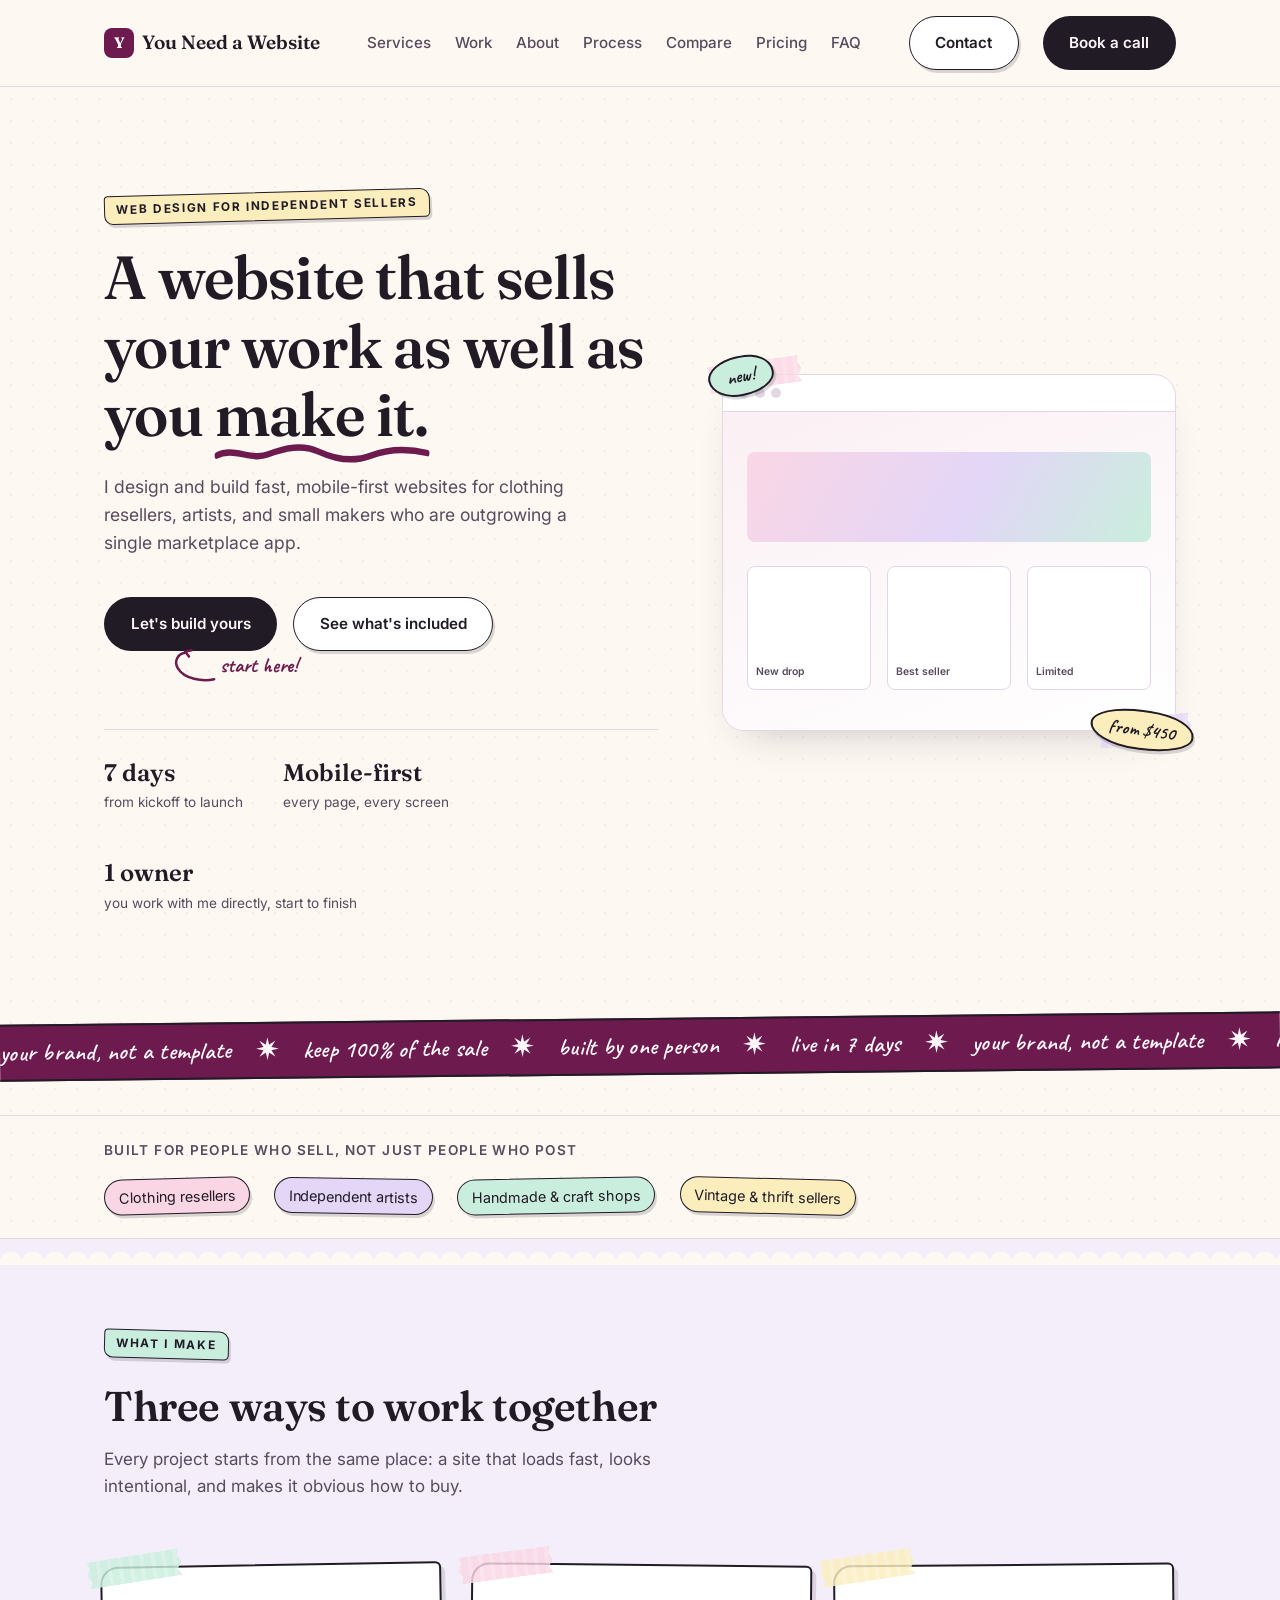
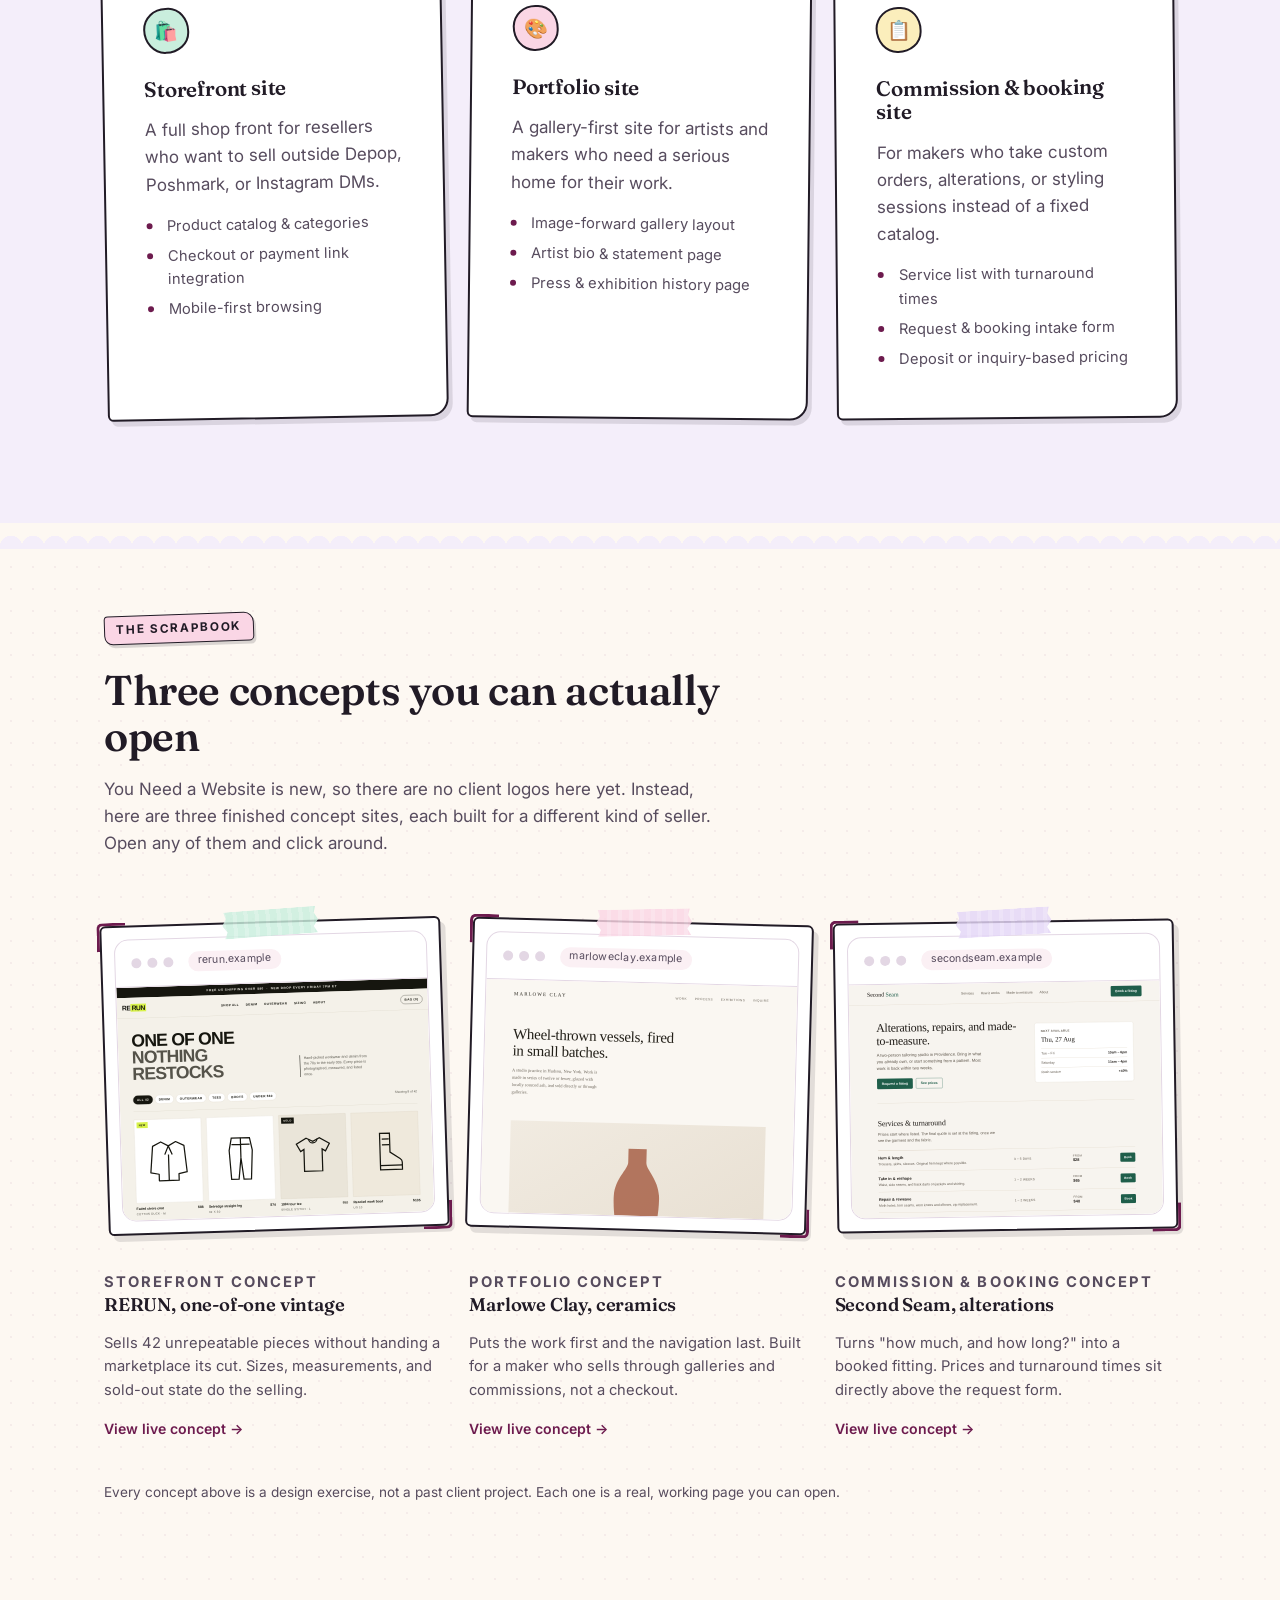
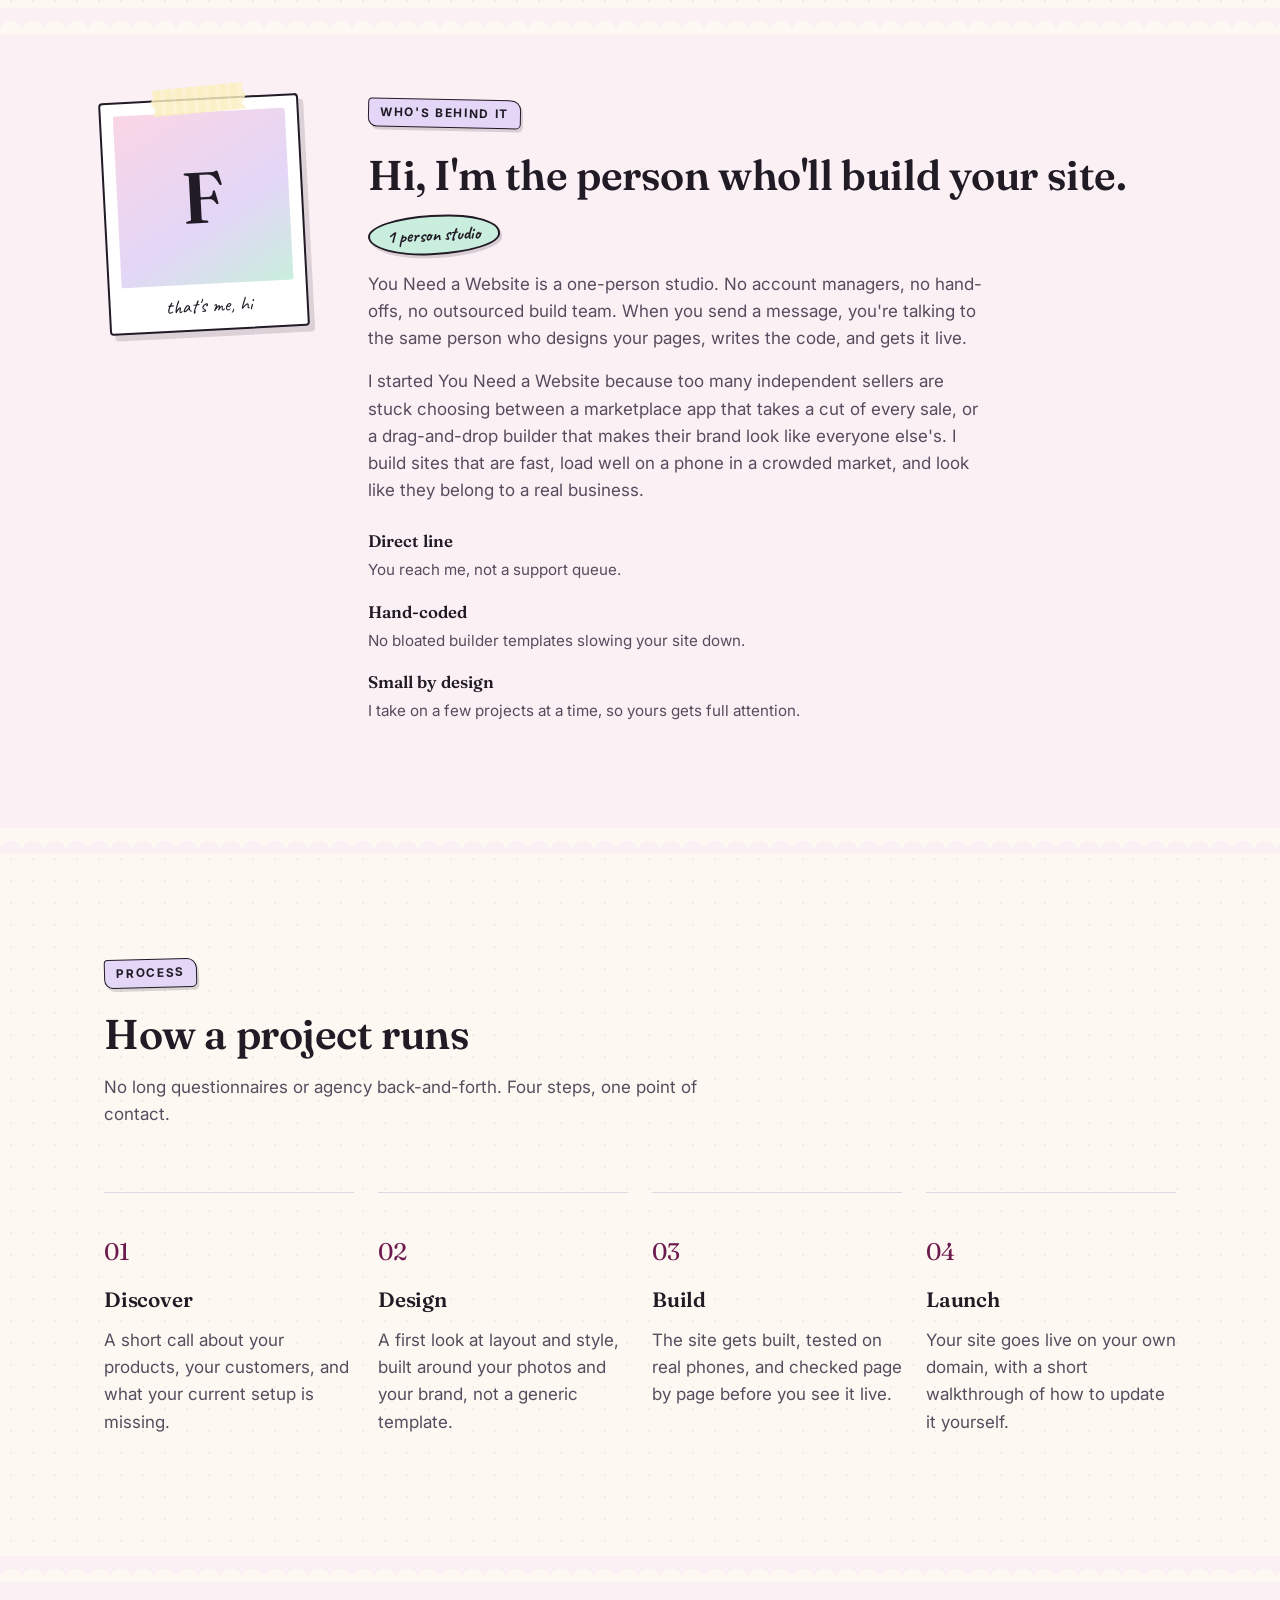
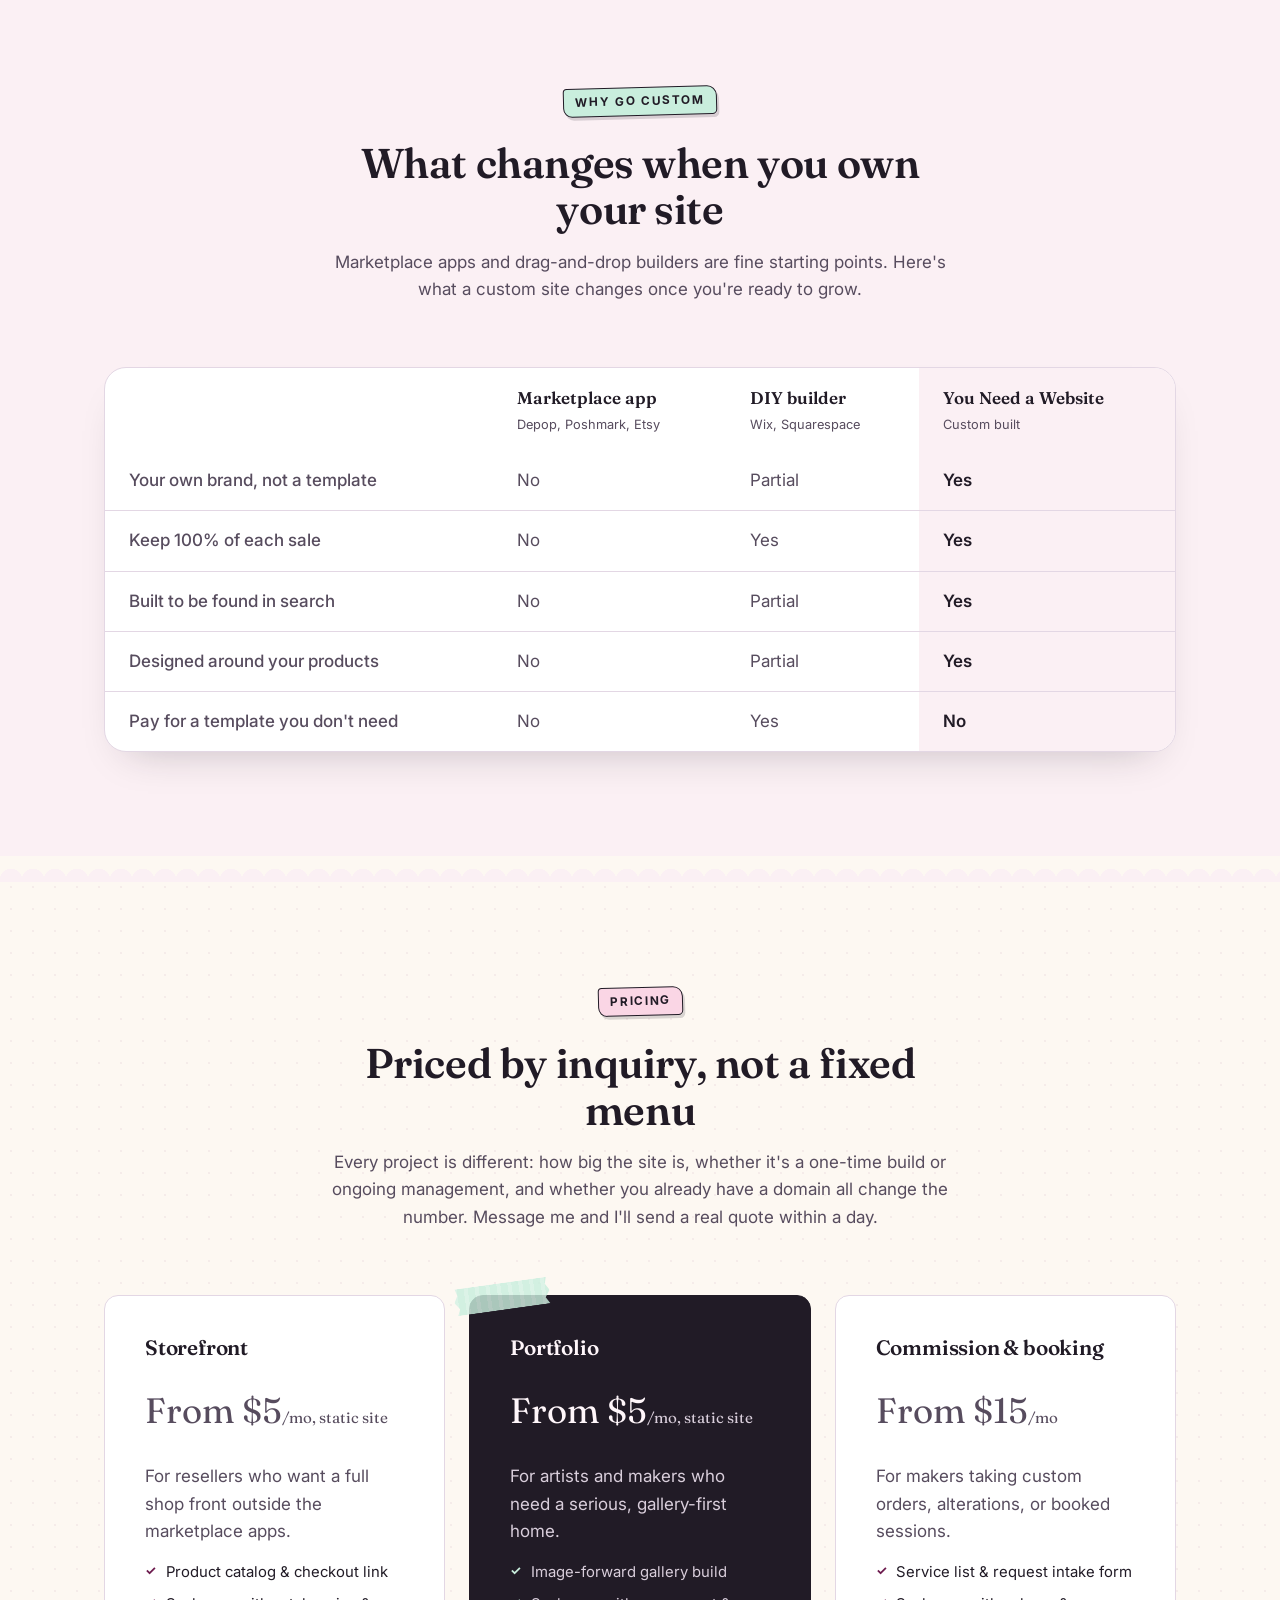
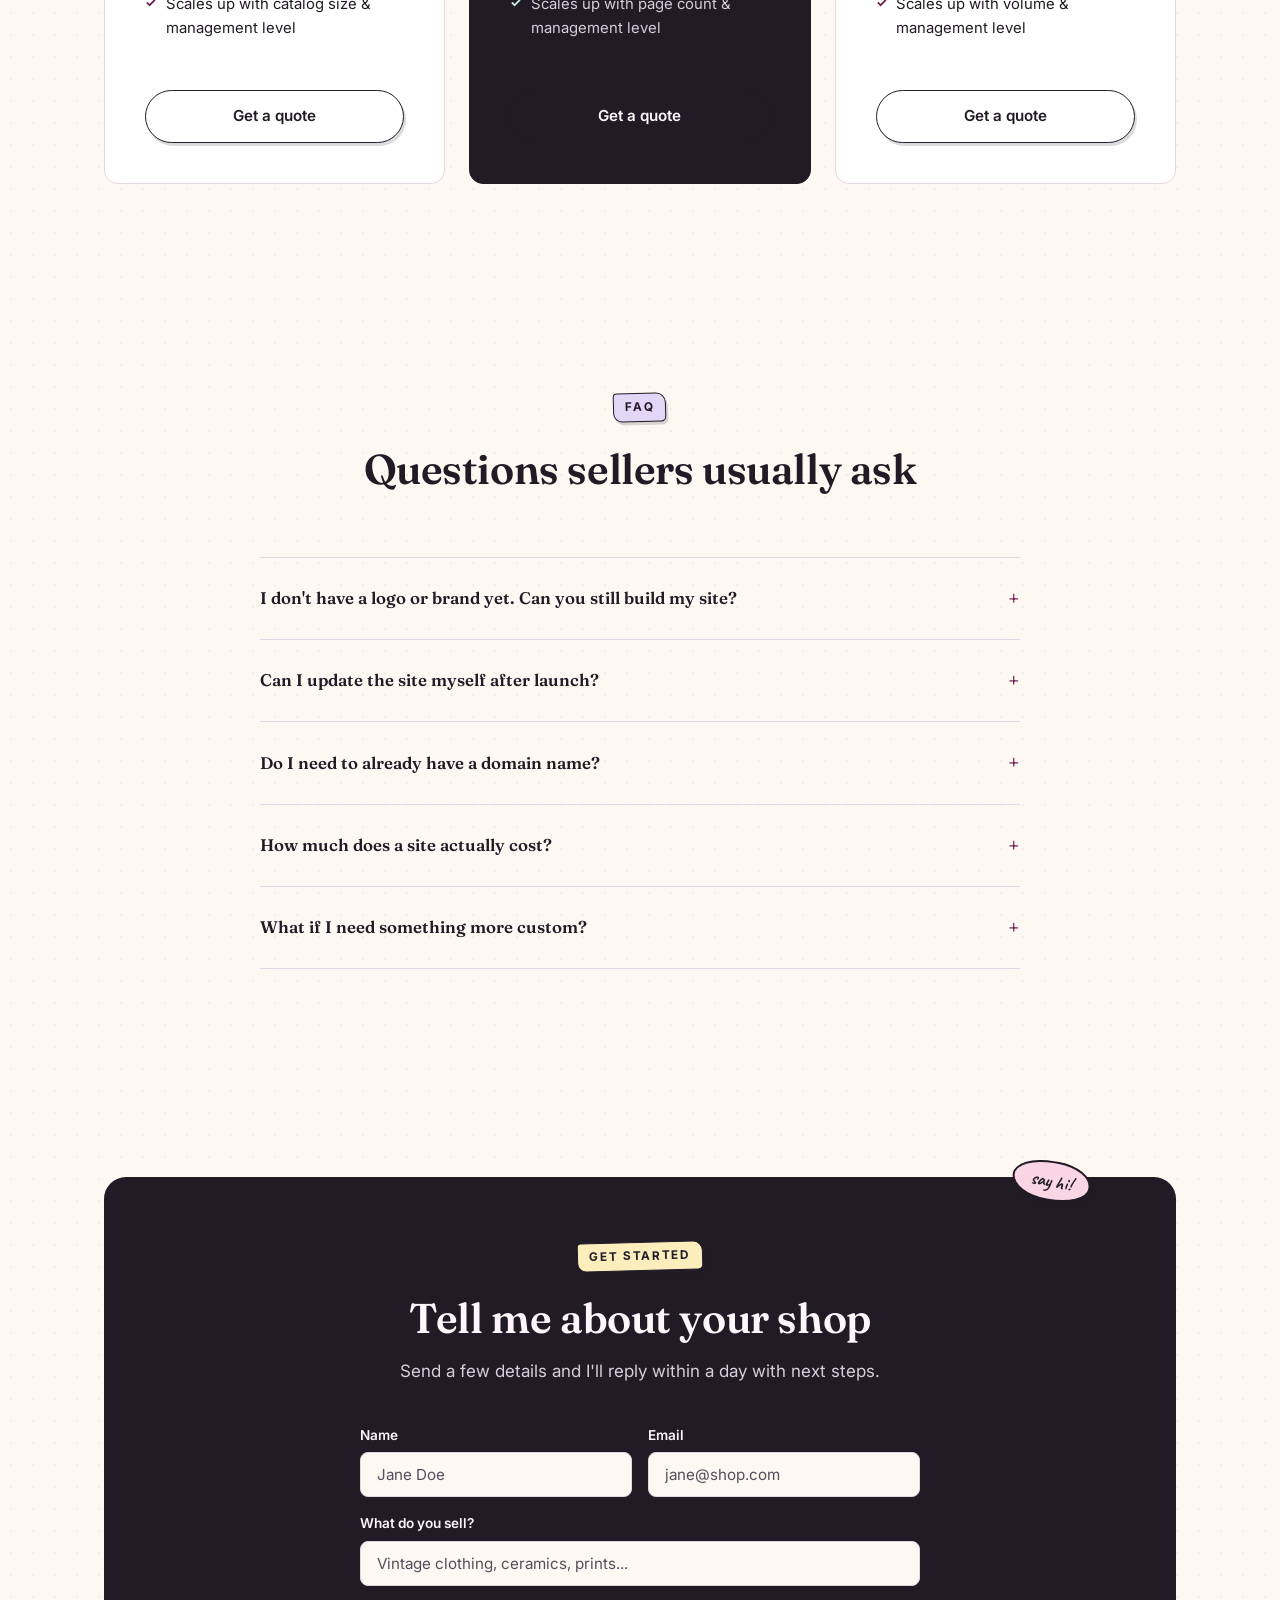
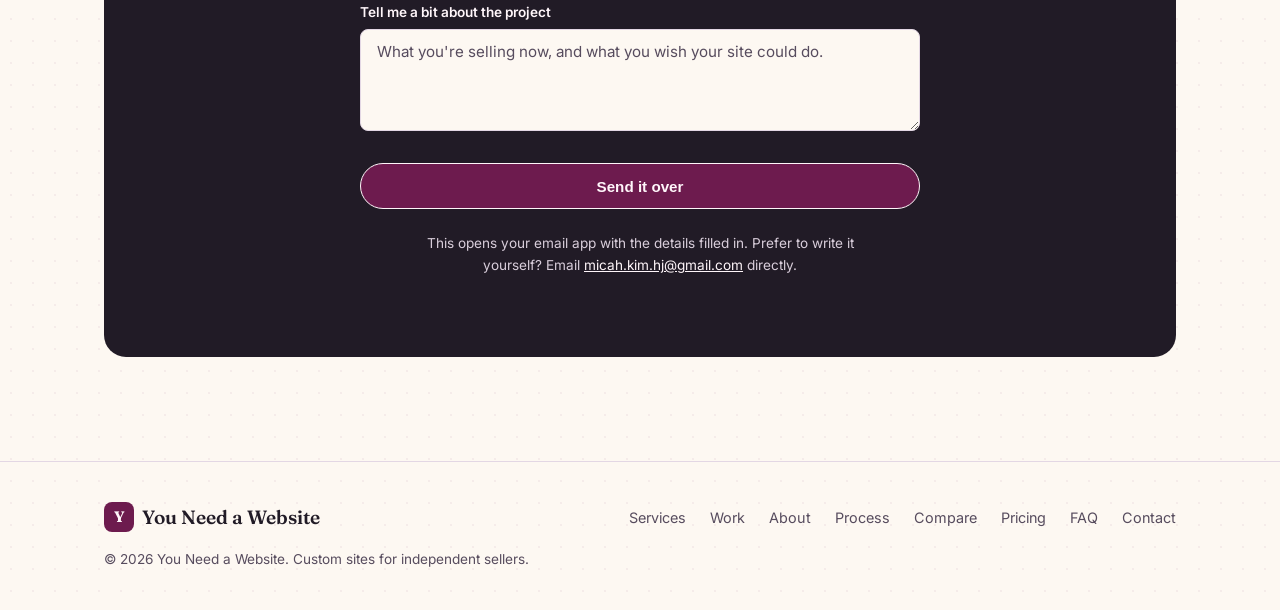
<file: index.html>
<!doctype html>
<html lang="en">
<head>
  <meta charset="UTF-8" />
  <meta name="viewport" content="width=device-width, initial-scale=1.0" />
  <title>You Need a Website - Custom Sites for Resellers, Makers &amp; Independent Sellers</title>
  <meta name="description" content="You Need a Website is a one-person studio building fast, good-looking sites for clothing resellers, artists, and independent sellers who are ready to sell beyond one platform." />

  <link rel="canonical" href="https://www.youneedawebsite.example/" />
  <meta name="theme-color" content="#6d1b4e" />

  <link rel="icon" type="image/svg+xml" href="assets/favicon.svg" />
  <link rel="icon" type="image/x-icon" href="/favicon.ico" />
  <link rel="mask-icon" href="assets/favicon.svg" color="#6d1b4e" />
  <link rel="apple-touch-icon" href="assets/apple-touch-icon.png" />

  <meta property="og:type" content="website" />
  <meta property="og:site_name" content="You Need a Website" />
  <meta property="og:title" content="You Need a Website - Custom Sites for Resellers, Makers &amp; Independent Sellers" />
  <meta property="og:description" content="You Need a Website is a one-person studio building fast, good-looking sites for clothing resellers, artists, and independent sellers who are ready to sell beyond one platform." />
  <meta property="og:image" content="https://www.youneedawebsite.example/assets/og-image.png" />
  <meta property="og:image:width" content="1200" />
  <meta property="og:image:height" content="630" />
  <meta name="twitter:card" content="summary_large_image" />
  <meta name="twitter:title" content="You Need a Website - Custom Sites for Resellers, Makers &amp; Independent Sellers" />
  <meta name="twitter:description" content="You Need a Website is a one-person studio building fast, good-looking sites for clothing resellers, artists, and independent sellers who are ready to sell beyond one platform." />
  <meta name="twitter:image" content="https://www.youneedawebsite.example/assets/og-image.png" />

  <link rel="preconnect" href="https://fonts.googleapis.com" />
  <link rel="preconnect" href="https://fonts.gstatic.com" crossorigin />
  <link href="https://fonts.googleapis.com/css2?family=Caveat:wght@500;600;700&amp;family=Fraunces:wght@500;600;700&amp;family=Inter:wght@400;500;600;700&amp;display=swap" rel="stylesheet" />
  <link rel="stylesheet" href="css/styles.css" />

  <script type="application/ld+json">
  {
    "@context": "https://schema.org",
    "@type": "ProfessionalService",
    "name": "You Need a Website",
    "description": "You Need a Website is a one-person studio building fast, good-looking sites for clothing resellers, artists, and independent sellers who are ready to sell beyond one platform.",
    "url": "https://www.youneedawebsite.example/",
    "email": "micah.kim.hj@gmail.com",
    "priceRange": "$5+/mo",
    "areaServed": "Worldwide",
    "founder": {
      "@type": "Person",
      "name": "You Need a Website founder"
    }
  }
  </script>

  <script type="application/ld+json">
  {
    "@context": "https://schema.org",
    "@type": "FAQPage",
    "mainEntity": [
      {
        "@type": "Question",
        "name": "I don't have a logo or brand yet. Can you still build my site?",
        "acceptedAnswer": {
          "@type": "Answer",
          "text": "Yes. Most first-time sellers start this way. We'll build a simple, clean look from your product photos and colors, and you can develop a full brand later."
        }
      },
      {
        "@type": "Question",
        "name": "Can I update the site myself after launch?",
        "acceptedAnswer": {
          "@type": "Answer",
          "text": "Yes. Every site is built so you can edit text, photos, and products without touching code. You'll get a short walkthrough at launch."
        }
      },
      {
        "@type": "Question",
        "name": "Do I need to already have a domain name?",
        "acceptedAnswer": {
          "@type": "Answer",
          "text": "No. If you don't have one, we'll pick and set one up together as part of the project."
        }
      },
      {
        "@type": "Question",
        "name": "How much does a site actually cost?",
        "acceptedAnswer": {
          "@type": "Answer",
          "text": "It depends on the size of the site and how much ongoing management you want, from a small static site to full hands-off upkeep. Message me with what you're picturing and I'll send a real number within a day."
        }
      },
      {
        "@type": "Question",
        "name": "What if I need something more custom?",
        "acceptedAnswer": {
          "@type": "Answer",
          "text": "Message me and describe the project. Larger catalogs, bookings, memberships, or multi-brand sites can all be quoted directly."
        }
      }
    ]
  }
  </script>
</head>
<body>

  <a class="skip-link" href="#top">Skip to content</a>

  <header class="site-header">
    <div class="wrap">
      <a class="brand" href="#top">
        <span class="brand-mark">Y</span>
        You Need a Website
      </a>

      <nav>
        <ul class="nav-links">
          <li><a href="#services">Services</a></li>
          <li><a href="#work">Work</a></li>
          <li><a href="#about">About</a></li>
          <li><a href="#process">Process</a></li>
          <li><a href="#compare">Compare</a></li>
          <li><a href="#pricing">Pricing</a></li>
          <li><a href="#faq">FAQ</a></li>
        </ul>
      </nav>

      <div class="nav-cta">
        <a class="btn btn-ghost" href="#contact">Contact</a>
        <a class="btn btn-primary" href="#contact">Book a call</a>
        <button class="nav-toggle" id="navToggle" aria-label="Open menu" aria-expanded="false" aria-controls="mobileNav">
          <span></span>
          <span></span>
          <span></span>
        </button>
      </div>
    </div>

    <nav id="mobileNav" class="mobile-nav" hidden>
      <ul>
        <li><a href="#services">Services</a></li>
        <li><a href="#work">Work</a></li>
        <li><a href="#about">About</a></li>
        <li><a href="#process">Process</a></li>
        <li><a href="#compare">Compare</a></li>
        <li><a href="#pricing">Pricing</a></li>
        <li><a href="#faq">FAQ</a></li>
        <li><a href="#contact">Contact</a></li>
      </ul>
      <a class="btn btn-primary mobile-nav-cta" href="#contact">Book a call</a>
    </nav>
  </header>

  <main id="top" tabindex="-1">

    <section class="hero">
      <div class="wrap">
        <div class="hero-copy">
          <p class="eyebrow">Web design for independent sellers</p>
          <h1>
            A website that sells your work as well as you
            <span class="squiggle-word">make it.<svg class="doodle-squiggle" viewBox="0 0 300 14" preserveAspectRatio="none" aria-hidden="true" focusable="false"><path d="M2 9c24-7 48 4 72-1s48-8 72-2 48 8 72 3 48-6 80-2" /></svg></span>
          </h1>
          <p class="hero-lede">
            I design and build fast, mobile-first websites for clothing
            resellers, artists, and small makers who are outgrowing a single
            marketplace app.
          </p>
          <div class="hero-actions">
            <span class="cta-with-arrow">
              <a class="btn btn-primary" href="#contact">Let's build yours</a>
              <span class="doodle-note" aria-hidden="true">
                <svg class="doodle-arrow" viewBox="0 0 76 54" aria-hidden="true" focusable="false"><path d="M70 6C52 2 22 6 12 24c-6 11 0 22 12 24" /><path d="M30 42l-6 8 10 2" /></svg>
                <span class="doodle-note-text">start here!</span>
              </span>
            </span>
            <a class="btn btn-ghost" href="#services">See what's included</a>
          </div>
          <div class="hero-trust">
            <div><strong>7 days</strong> from kickoff to launch</div>
            <div><strong>Mobile-first</strong> every page, every screen</div>
            <div><strong>1 owner</strong> you work with me directly, start to finish</div>
          </div>
        </div>

        <div class="hero-visual">
          <span class="sticker sticker-mint sticker-hero-1" aria-hidden="true">new!</span>
          <span class="sticker sticker-butter sticker-hero-2" aria-hidden="true">from $450</span>
          <span class="tape tape-tl tape-pink" aria-hidden="true"></span>
          <span class="tape tape-br tape-lilac" aria-hidden="true"></span>
          <div class="browser-frame" aria-hidden="true">
            <div class="browser-bar">
              <span></span><span></span><span></span>
            </div>
            <div class="browser-body">
              <div class="mock-shop">
                <div class="mock-hero"></div>
                <div class="mock-row">
                  <div class="mock-card"><span>New drop</span></div>
                  <div class="mock-card"><span>Best seller</span></div>
                  <div class="mock-card"><span>Limited</span></div>
                </div>
              </div>
            </div>
          </div>
        </div>
      </div>
    </section>

    <div class="marquee" aria-hidden="true">
      <div class="marquee-track">
        <span class="marquee-group">
          <span>your brand, not a template</span><span aria-hidden="true">✷</span>
          <span>keep 100% of the sale</span><span aria-hidden="true">✷</span>
          <span>built by one person</span><span aria-hidden="true">✷</span>
          <span>live in 7 days</span><span aria-hidden="true">✷</span>
        </span>
        <span class="marquee-group">
          <span>your brand, not a template</span><span aria-hidden="true">✷</span>
          <span>keep 100% of the sale</span><span aria-hidden="true">✷</span>
          <span>built by one person</span><span aria-hidden="true">✷</span>
          <span>live in 7 days</span><span aria-hidden="true">✷</span>
        </span>
      </div>
    </div>

    <section class="trustbar">
      <div class="wrap">
        <p>Built for people who sell, not just people who post</p>
        <div class="trust-tags">
          <span>Clothing resellers</span>
          <span>Independent artists</span>
          <span>Handmade &amp; craft shops</span>
          <span>Vintage &amp; thrift sellers</span>
        </div>
      </div>
    </section>

    <div class="deckle deckle-lilac" aria-hidden="true"></div>

    <section id="services" class="section section-scrap section-lilac">
      <div class="wrap">
        <div class="section-head">
          <p class="eyebrow">What I make</p>
          <h2>Three ways to work together</h2>
          <p>Every project starts from the same place: a site that loads fast, looks intentional, and makes it obvious how to buy.</p>
        </div>

        <div class="card-grid">
          <article class="service-card taped">
            <span class="tape tape-tl tape-mint" aria-hidden="true"></span>
            <div class="icon" aria-hidden="true">🛍️</div>
            <h3>Storefront site</h3>
            <p>A full shop front for resellers who want to sell outside Depop, Poshmark, or Instagram DMs.</p>
            <ul>
              <li>Product catalog &amp; categories</li>
              <li>Checkout or payment link integration</li>
              <li>Mobile-first browsing</li>
            </ul>
          </article>

          <article class="service-card taped">
            <span class="tape tape-tl tape-pink" aria-hidden="true"></span>
            <div class="icon" aria-hidden="true">🎨</div>
            <h3>Portfolio site</h3>
            <p>A gallery-first site for artists and makers who need a serious home for their work.</p>
            <ul>
              <li>Image-forward gallery layout</li>
              <li>Artist bio &amp; statement page</li>
              <li>Press &amp; exhibition history page</li>
            </ul>
          </article>

          <article class="service-card taped">
            <span class="tape tape-tl tape-butter" aria-hidden="true"></span>
            <div class="icon" aria-hidden="true">📋</div>
            <h3>Commission &amp; booking site</h3>
            <p>For makers who take custom orders, alterations, or styling sessions instead of a fixed catalog.</p>
            <ul>
              <li>Service list with turnaround times</li>
              <li>Request &amp; booking intake form</li>
              <li>Deposit or inquiry-based pricing</li>
            </ul>
          </article>
        </div>
      </div>
    </section>

    <div class="deckle deckle-cream" aria-hidden="true"></div>

    <section id="work" class="section section-scrap">
      <div class="wrap">
        <div class="section-head">
          <p class="eyebrow">The scrapbook</p>
          <h2>Three concepts you can actually open</h2>
          <p>You Need a Website is new, so there are no client logos here yet. Instead, here are three finished concept sites, each built for a different kind of seller. Open any of them and click around.</p>
        </div>

        <div class="work-grid">
          <article class="work-card work-card-1">
            <div class="photo-frame" aria-hidden="true">
              <span class="tape tape-top tape-mint"></span>
              <div class="browser-frame">
                <div class="browser-bar">
                  <span></span><span></span><span></span>
                  <em class="browser-url">rerun.example</em>
                </div>
                <div class="preview">
                  <div class="preview-fallback">
                    <div class="mock-shop">
                      <div class="mock-hero"></div>
                      <div class="mock-row">
                        <div class="mock-card"><span>New drop</span></div>
                        <div class="mock-card"><span>Best seller</span></div>
                        <div class="mock-card"><span>Limited</span></div>
                      </div>
                    </div>
                  </div>
                  <iframe class="preview-frame" src="work/rerun/index.html#concept-banner"
                          title="RERUN concept site preview" tabindex="-1"
                          loading="lazy" scrolling="no"></iframe>
                </div>
              </div>
            </div>
            <p class="work-kicker">Storefront concept</p>
            <h3>RERUN, one-of-one vintage</h3>
            <p>Sells 42 unrepeatable pieces without handing a marketplace its cut. Sizes, measurements, and sold-out state do the selling.</p>
            <a class="work-cta" href="work/rerun/index.html" target="_blank" rel="noopener"
               aria-label="View the RERUN storefront concept, opens in a new tab">View live concept</a>
          </article>

          <article class="work-card work-card-2">
            <div class="photo-frame" aria-hidden="true">
              <span class="tape tape-top tape-pink"></span>
              <div class="browser-frame">
                <div class="browser-bar">
                  <span></span><span></span><span></span>
                  <em class="browser-url">marloweclay.example</em>
                </div>
                <div class="preview">
                  <div class="preview-fallback">
                    <div class="mock-gallery">
                      <div class="mock-tile mock-tile-tall"></div>
                      <div class="mock-tile"></div>
                      <div class="mock-tile"></div>
                      <div class="mock-tile"></div>
                    </div>
                  </div>
                  <iframe class="preview-frame" src="work/studio/index.html#concept-banner"
                          title="Marlowe Clay concept site preview" tabindex="-1"
                          loading="lazy" scrolling="no"></iframe>
                </div>
              </div>
            </div>
            <p class="work-kicker">Portfolio concept</p>
            <h3>Marlowe Clay, ceramics</h3>
            <p>Puts the work first and the navigation last. Built for a maker who sells through galleries and commissions, not a checkout.</p>
            <a class="work-cta" href="work/studio/index.html" target="_blank" rel="noopener"
               aria-label="View the Marlowe Clay portfolio concept, opens in a new tab">View live concept</a>
          </article>

          <article class="work-card work-card-3">
            <div class="photo-frame" aria-hidden="true">
              <span class="tape tape-top tape-lilac"></span>
              <div class="browser-frame">
                <div class="browser-bar">
                  <span></span><span></span><span></span>
                  <em class="browser-url">secondseam.example</em>
                </div>
                <div class="preview">
                  <div class="preview-fallback">
                    <div class="mock-booking">
                      <div class="mock-booking-row"><span class="label"></span><span class="pill"></span></div>
                      <div class="mock-booking-row"><span class="label"></span><span class="pill"></span></div>
                      <div class="mock-booking-row"><span class="label"></span><span class="pill"></span></div>
                      <div class="mock-booking-form"></div>
                    </div>
                  </div>
                  <iframe class="preview-frame" src="work/second-seam/index.html#concept-banner"
                          title="Second Seam concept site preview" tabindex="-1"
                          loading="lazy" scrolling="no"></iframe>
                </div>
              </div>
            </div>
            <p class="work-kicker">Commission &amp; booking concept</p>
            <h3>Second Seam, alterations</h3>
            <p>Turns "how much, and how long?" into a booked fitting. Prices and turnaround times sit directly above the request form.</p>
            <a class="work-cta" href="work/second-seam/index.html" target="_blank" rel="noopener"
               aria-label="View the Second Seam booking concept, opens in a new tab">View live concept</a>
          </article>
        </div>

        <p class="work-note">Every concept above is a design exercise, not a past client project. Each one is a real, working page you can open.</p>
      </div>
    </section>

    <div class="deckle deckle-pink" aria-hidden="true"></div>

    <section id="about" class="section section-alt section-scrap">
      <div class="wrap about-wrap">
        <div class="about-photo" aria-hidden="true">
          <span class="tape tape-top tape-butter"></span>
          <div class="about-avatar">F</div>
          <p class="about-caption">that's me, hi</p>
        </div>
        <div class="about-copy">
          <p class="eyebrow">Who's behind it</p>
          <h2>Hi, I'm the person who'll build your site.</h2>
          <span class="sticker sticker-mint sticker-about" aria-hidden="true">1 person studio</span>
          <p>
            You Need a Website is a one-person studio. No account managers, no
            hand-offs, no outsourced build team. When you send a message,
            you're talking to the same person who designs your pages,
            writes the code, and gets it live.
          </p>
          <p>
            I started You Need a Website because too many independent sellers are
            stuck choosing between a marketplace app that takes a cut of
            every sale, or a drag-and-drop builder that makes their brand
            look like everyone else's. I build sites that are fast, load
            well on a phone in a crowded market, and look like they belong
            to a real business.
          </p>
          <ul class="about-facts">
            <li><strong>Direct line</strong> You reach me, not a support queue.</li>
            <li><strong>Hand-coded</strong> No bloated builder templates slowing your site down.</li>
            <li><strong>Small by design</strong> I take on a few projects at a time, so yours gets full attention.</li>
          </ul>
        </div>
      </div>
    </section>

    <div class="deckle deckle-cream-2" aria-hidden="true"></div>

    <section id="process" class="section">
      <div class="wrap">
        <div class="section-head">
          <p class="eyebrow">Process</p>
          <h2>How a project runs</h2>
          <p>No long questionnaires or agency back-and-forth. Four steps, one point of contact.</p>
        </div>

        <div class="process-list">
          <div class="process-step">
            <h3>Discover</h3>
            <p>A short call about your products, your customers, and what your current setup is missing.</p>
          </div>
          <div class="process-step">
            <h3>Design</h3>
            <p>A first look at layout and style, built around your photos and your brand, not a generic template.</p>
          </div>
          <div class="process-step">
            <h3>Build</h3>
            <p>The site gets built, tested on real phones, and checked page by page before you see it live.</p>
          </div>
          <div class="process-step">
            <h3>Launch</h3>
            <p>Your site goes live on your own domain, with a short walkthrough of how to update it yourself.</p>
          </div>
        </div>
      </div>
    </section>

    <div class="deckle deckle-pink" aria-hidden="true"></div>

    <section id="compare" class="section section-alt">
      <div class="wrap">
        <div class="section-head center">
          <p class="eyebrow">Why go custom</p>
          <h2>What changes when you own your site</h2>
          <p>Marketplace apps and drag-and-drop builders are fine starting points. Here's what a custom site changes once you're ready to grow.</p>
        </div>

        <div class="compare-table-wrap">
          <table class="compare-table">
            <thead>
              <tr>
                <th scope="col">&nbsp;</th>
                <th scope="col">Marketplace app <span>Depop, Poshmark, Etsy</span></th>
                <th scope="col">DIY builder <span>Wix, Squarespace</span></th>
                <th scope="col" class="highlight">You Need a Website <span>Custom built</span></th>
              </tr>
            </thead>
            <tbody>
              <tr>
                <th scope="row">Your own brand, not a template</th>
                <td>No</td>
                <td>Partial</td>
                <td class="highlight">Yes</td>
              </tr>
              <tr>
                <th scope="row">Keep 100% of each sale</th>
                <td>No</td>
                <td>Yes</td>
                <td class="highlight">Yes</td>
              </tr>
              <tr>
                <th scope="row">Built to be found in search</th>
                <td>No</td>
                <td>Partial</td>
                <td class="highlight">Yes</td>
              </tr>
              <tr>
                <th scope="row">Designed around your products</th>
                <td>No</td>
                <td>Partial</td>
                <td class="highlight">Yes</td>
              </tr>
              <tr>
                <th scope="row">Pay for a template you don't need</th>
                <td>No</td>
                <td>Yes</td>
                <td class="highlight">No</td>
              </tr>
            </tbody>
          </table>
        </div>
      </div>
    </section>

    <div class="deckle deckle-cream-2" aria-hidden="true"></div>

    <section id="pricing" class="section">
      <div class="wrap">
        <div class="section-head center">
          <p class="eyebrow">Pricing</p>
          <h2>Priced by inquiry, not a fixed menu</h2>
          <p>Every project is different: how big the site is, whether it's a one-time build or ongoing management, and whether you already have a domain all change the number. Message me and I'll send a real quote within a day.</p>
        </div>

        <div class="pricing-grid">
          <article class="price-card">
            <h3>Storefront</h3>
            <p class="price">From $5<span>/mo, static site</span></p>
            <p>For resellers who want a full shop front outside the marketplace apps.</p>
            <ul>
              <li>Product catalog &amp; checkout link</li>
              <li>Scales up with catalog size &amp; management level</li>
            </ul>
            <a class="btn btn-ghost" href="#contact">Get a quote</a>
          </article>

          <article class="price-card featured taped">
            <span class="tape tape-tl tape-mint" aria-hidden="true"></span>
            <h3>Portfolio</h3>
            <p class="price">From $5<span>/mo, static site</span></p>
            <p>For artists and makers who need a serious, gallery-first home.</p>
            <ul>
              <li>Image-forward gallery build</li>
              <li>Scales up with page count &amp; management level</li>
            </ul>
            <a class="btn btn-primary" href="#contact">Get a quote</a>
          </article>

          <article class="price-card">
            <h3>Commission &amp; booking</h3>
            <p class="price">From $15<span>/mo</span></p>
            <p>For makers taking custom orders, alterations, or booked sessions.</p>
            <ul>
              <li>Service list &amp; request intake form</li>
              <li>Scales up with volume &amp; management level</li>
            </ul>
            <a class="btn btn-ghost" href="#contact">Get a quote</a>
          </article>
        </div>
      </div>
    </section>

    <section id="faq" class="section">
      <div class="wrap">
        <div class="section-head center">
          <p class="eyebrow">FAQ</p>
          <h2>Questions sellers usually ask</h2>
        </div>

        <div class="faq-list">
          <details class="faq-item">
            <summary>I don't have a logo or brand yet. Can you still build my site?</summary>
            <p>Yes. Most first-time sellers start this way. We'll build a simple, clean look from your product photos and colors, and you can develop a full brand later.</p>
          </details>
          <details class="faq-item">
            <summary>Can I update the site myself after launch?</summary>
            <p>Yes. Every site is built so you can edit text, photos, and products without touching code. You'll get a short walkthrough at launch.</p>
          </details>
          <details class="faq-item">
            <summary>Do I need to already have a domain name?</summary>
            <p>No. If you don't have one, we'll pick and set one up together as part of the project.</p>
          </details>
          <details class="faq-item">
            <summary>How much does a site actually cost?</summary>
            <p>It depends on the size of the site and how much ongoing management you want, from a small static site to full hands-off upkeep. Message me with what you're picturing and I'll send a real number within a day.</p>
          </details>
          <details class="faq-item">
            <summary>What if I need something more custom?</summary>
            <p>Message me and describe the project. Larger catalogs, bookings, memberships, or multi-brand sites can all be quoted directly.</p>
          </details>
        </div>
      </div>
    </section>

    <section id="contact" class="section">
      <div class="wrap">
        <div class="cta-band">
          <span class="sticker sticker-pink sticker-cta" aria-hidden="true">say hi!</span>
          <p class="eyebrow">Get started</p>
          <h2>Tell me about your shop</h2>
          <p>Send a few details and I'll reply within a day with next steps.</p>

          <form class="contact-form" id="contactForm" action="https://api.web3forms.com/submit" method="POST">
            <!-- Web3Forms delivers this to the inbox. The key is public by
                 design; it only names the destination, it cannot read mail.
                 While it is blank, js/main.js falls back to a mailto link. -->
            <input type="hidden" name="access_key" value="" />
            <input type="hidden" name="subject" value="New website inquiry" />
            <input type="hidden" name="from_name" value="You Need a Website" />
            <!-- Honeypot. A real person never checks a field they cannot see. -->
            <input class="honeypot" type="checkbox" name="botcheck" tabindex="-1" autocomplete="off" aria-hidden="true" />

            <div class="form-row">
              <div>
                <label for="name">Name</label>
                <input id="name" name="name" type="text" placeholder="Jane Doe" required />
              </div>
              <div>
                <label for="email">Email</label>
                <input id="email" name="email" type="email" placeholder="jane@shop.com" required />
              </div>
            </div>
            <div>
              <label for="business">What do you sell?</label>
              <input id="business" name="business" type="text" placeholder="Vintage clothing, ceramics, prints..." />
            </div>
            <div>
              <label for="message">Tell me a bit about the project</label>
              <textarea id="message" name="message" rows="4" placeholder="What you're selling now, and what you wish your site could do."></textarea>
            </div>
            <button class="btn btn-primary" type="submit" id="contactSubmit">Send it over</button>
            <p class="form-status" id="contactStatus" role="status" aria-live="polite"></p>
          </form>

          <p class="cta-fallback">
            <span id="contactNoteLead">Sent straight to my inbox, no email app needed.</span>
            Prefer to write it yourself? Email
            <a href="mailto:micah.kim.hj@gmail.com">micah.kim.hj@gmail.com</a> directly.
          </p>
        </div>
      </div>
    </section>

  </main>

  <footer class="site-footer">
    <div class="wrap">
      <a class="brand" href="#top">
        <span class="brand-mark">Y</span>
        You Need a Website
      </a>
      <ul class="footer-links">
        <li><a href="#services">Services</a></li>
        <li><a href="#work">Work</a></li>
        <li><a href="#about">About</a></li>
        <li><a href="#process">Process</a></li>
        <li><a href="#compare">Compare</a></li>
        <li><a href="#pricing">Pricing</a></li>
        <li><a href="#faq">FAQ</a></li>
        <li><a href="#contact">Contact</a></li>
      </ul>
      <small>&copy; 2026 You Need a Website. Custom sites for independent sellers.</small>
    </div>
  </footer>

  <script src="js/main.js"></script>
</body>
</html>
</file>
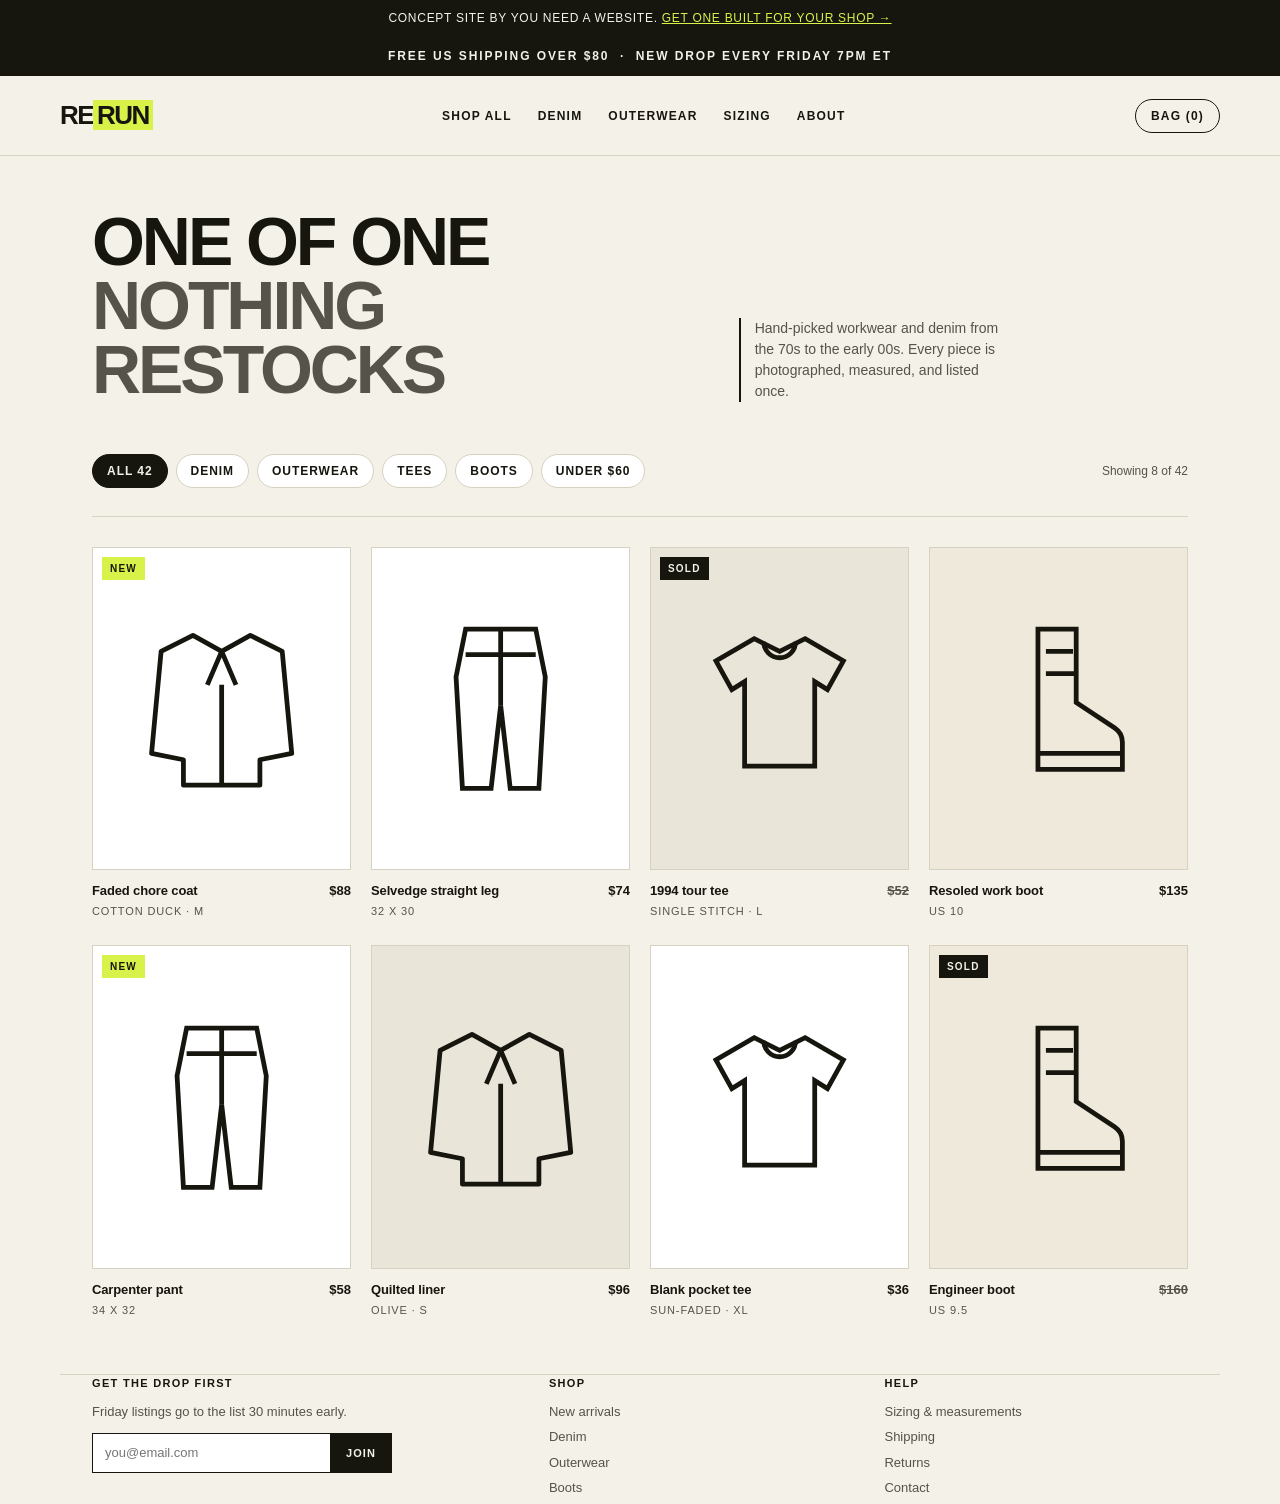
<file: work/rerun/index.html>
<!doctype html>
<html lang="en">
<head>
<meta charset="UTF-8" />
<meta name="viewport" content="width=device-width, initial-scale=1.0" />
<title>RERUN - One-of-one vintage</title>
<meta name="description" content="A You Need a Website concept site: a storefront for a one-of-one vintage clothing reseller." />
<link rel="icon" href="data:," />
<style>
  /* ---------------------------------------------------------------
     RERUN - concept storefront for a vintage resale shop.
     Deliberately NOT the You Need a Website design system: this has to read as
     a different brand. Editorial, high contrast, dense product grid.
     --------------------------------------------------------------- */

  :root {
    --paper: #f4f1e9;
    --paper-2: #eae5d9;
    --ink: #16160f;
    --ink-soft: #55534a;
    --line: #d7d1c2;
    --lime: #d8f24a;
    --card: #ffffff;
    --sans: "Helvetica Neue", Helvetica, Arial, sans-serif;
  }

  * { box-sizing: border-box; }

  body {
    margin: 0;
    background: var(--paper);
    color: var(--ink);
    font-family: var(--sans);
    font-size: 15px;
    line-height: 1.5;
    -webkit-font-smoothing: antialiased;
  }

  a { color: inherit; }

  .wrap {
    max-width: 1160px;
    margin: 0 auto;
    padding: 0 32px;
  }

  /* --- You Need a Website concept banner. Hidden when the page is loaded into
         the preview iframe with the #concept-banner fragment. --- */
  .concept-banner {
    background: var(--ink);
    color: var(--paper);
    font-size: 12px;
    letter-spacing: 0.06em;
    text-transform: uppercase;
    text-align: center;
    padding: 9px 16px;
  }
  .concept-banner a { color: var(--lime); }
  .concept-banner:target { display: none; }

  /* --- Masthead --- */
  header {
    border-bottom: 1px solid var(--line);
    background: var(--paper);
  }

  .masthead {
    display: flex;
    align-items: center;
    justify-content: space-between;
    gap: 32px;
    padding: 20px 0;
  }

  .logo {
    font-size: 26px;
    font-weight: 800;
    letter-spacing: -0.06em;
    text-decoration: none;
  }

  .logo em {
    font-style: normal;
    background: var(--lime);
    padding: 0 4px;
  }

  nav ul {
    display: flex;
    gap: 26px;
    list-style: none;
    margin: 0;
    padding: 0;
    font-size: 12px;
    letter-spacing: 0.1em;
    text-transform: uppercase;
    font-weight: 600;
  }

  nav a { text-decoration: none; }
  nav a:hover { text-decoration: underline; }

  .cart {
    font-size: 12px;
    letter-spacing: 0.1em;
    text-transform: uppercase;
    font-weight: 700;
    border: 1.5px solid var(--ink);
    border-radius: 100px;
    padding: 7px 15px;
    text-decoration: none;
    white-space: nowrap;
  }

  /* --- Announcement --- */
  .ticker {
    background: var(--ink);
    color: var(--paper);
    font-size: 12px;
    font-weight: 600;
    letter-spacing: 0.16em;
    text-transform: uppercase;
    padding: 11px 0;
    text-align: center;
  }

  /* --- Hero --- */
  .hero {
    padding: 54px 0 34px;
    display: grid;
    grid-template-columns: 1.35fr 1fr;
    gap: 40px;
    align-items: end;
  }

  .hero h1 {
    margin: 0;
    font-size: 68px;
    line-height: 0.94;
    letter-spacing: -0.045em;
    font-weight: 800;
    text-transform: uppercase;
  }

  .hero h1 span {
    display: block;
    color: var(--ink-soft);
  }

  .hero-note {
    margin: 0;
    font-size: 14px;
    color: var(--ink-soft);
    max-width: 34ch;
    border-left: 2px solid var(--ink);
    padding-left: 14px;
  }

  /* --- Filters --- */
  .filters {
    display: flex;
    flex-wrap: wrap;
    gap: 8px;
    padding: 18px 0 28px;
    border-bottom: 1px solid var(--line);
  }

  .chip {
    font-size: 12px;
    letter-spacing: 0.08em;
    text-transform: uppercase;
    font-weight: 600;
    padding: 7px 14px;
    border: 1px solid var(--line);
    border-radius: 100px;
    background: var(--card);
    text-decoration: none;
  }

  .chip.on {
    background: var(--ink);
    color: var(--paper);
    border-color: var(--ink);
  }

  .count {
    margin-left: auto;
    font-size: 12px;
    color: var(--ink-soft);
    align-self: center;
  }

  /* --- Product grid --- */
  .grid {
    display: grid;
    grid-template-columns: repeat(4, 1fr);
    gap: 26px 20px;
    padding: 30px 0 56px;
  }

  .item { position: relative; }

  .shot {
    position: relative;
    aspect-ratio: 4 / 5;
    background: var(--card);
    border: 1px solid var(--line);
    display: grid;
    place-items: center;
    overflow: hidden;
  }

  .shot svg { width: 62%; height: 62%; }

  .item:nth-child(3n) .shot { background: var(--paper-2); }
  .item:nth-child(4n) .shot { background: #efe9dc; }

  .flag {
    position: absolute;
    top: 9px;
    left: 9px;
    font-size: 10px;
    font-weight: 800;
    letter-spacing: 0.12em;
    text-transform: uppercase;
    background: var(--lime);
    color: var(--ink);
    padding: 4px 8px;
  }

  .flag.sold { background: var(--ink); color: var(--paper); }

  .meta {
    display: flex;
    justify-content: space-between;
    gap: 10px;
    margin-top: 11px;
    font-size: 13px;
  }

  .meta h3 {
    margin: 0;
    font-size: 13px;
    font-weight: 600;
    letter-spacing: -0.01em;
  }

  .meta .size {
    margin: 2px 0 0;
    font-size: 11px;
    letter-spacing: 0.08em;
    text-transform: uppercase;
    color: var(--ink-soft);
  }

  .price { font-weight: 700; white-space: nowrap; }
  .price.out { color: var(--ink-soft); text-decoration: line-through; }

  /* --- Footer --- */
  footer {
    border-top: 1px solid var(--line);
    padding: 40px 0 56px;
    display: grid;
    grid-template-columns: 1.4fr 1fr 1fr;
    gap: 32px;
    font-size: 13px;
    color: var(--ink-soft);
  }

  footer h4 {
    margin: 0 0 10px;
    font-size: 11px;
    letter-spacing: 0.12em;
    text-transform: uppercase;
    color: var(--ink);
  }

  footer ul { list-style: none; margin: 0; padding: 0; }
  footer li { margin-bottom: 6px; }

  .signup {
    display: flex;
    gap: 0;
    margin-top: 12px;
    max-width: 300px;
  }

  .signup input {
    flex: 1;
    border: 1.5px solid var(--ink);
    border-right: 0;
    background: var(--card);
    padding: 9px 12px;
    font: inherit;
    font-size: 13px;
    color: var(--ink);
    min-width: 0;
  }

  .signup button {
    border: 1.5px solid var(--ink);
    background: var(--ink);
    color: var(--paper);
    font: inherit;
    font-size: 11px;
    font-weight: 700;
    letter-spacing: 0.1em;
    text-transform: uppercase;
    padding: 0 15px;
    cursor: pointer;
  }

  @media (max-width: 900px) {
    .wrap { padding: 0 20px; }
    .hero { grid-template-columns: 1fr; gap: 22px; padding-top: 34px; }
    .hero h1 { font-size: 44px; }
    .grid { grid-template-columns: repeat(2, 1fr); }
    footer { grid-template-columns: 1fr; }
    nav { display: none; }
  }
</style>
</head>
<body>

<div class="concept-banner" id="concept-banner">
  Concept site by You Need a Website.
  <a href="../../index.html#contact">Get one built for your shop &rarr;</a>
</div>

<div class="ticker">Free US shipping over $80 &nbsp;&middot;&nbsp; New drop every Friday 7pm ET</div>

<header>
  <div class="wrap masthead">
    <a class="logo" href="#">RE<em>RUN</em></a>
    <nav>
      <ul>
        <li><a href="#">Shop all</a></li>
        <li><a href="#">Denim</a></li>
        <li><a href="#">Outerwear</a></li>
        <li><a href="#">Sizing</a></li>
        <li><a href="#">About</a></li>
      </ul>
    </nav>
    <a class="cart" href="#">Bag (0)</a>
  </div>
</header>

<main class="wrap">
  <section class="hero">
    <h1>One of one<span>Nothing restocks</span></h1>
    <p class="hero-note">
      Hand-picked workwear and denim from the 70s to the early 00s.
      Every piece is photographed, measured, and listed once.
    </p>
  </section>

  <div class="filters">
    <a class="chip on" href="#">All 42</a>
    <a class="chip" href="#">Denim</a>
    <a class="chip" href="#">Outerwear</a>
    <a class="chip" href="#">Tees</a>
    <a class="chip" href="#">Boots</a>
    <a class="chip" href="#">Under $60</a>
    <span class="count">Showing 8 of 42</span>
  </div>

  <!-- Art-directed garment shapes. These stand in for product photos
       so the concept needs no stock imagery. -->
  <svg width="0" height="0" style="position:absolute" aria-hidden="true">
    <defs>
      <!-- long sleeves keep the jacket clearly apart from the tee -->
      <symbol id="g-jacket" viewBox="0 0 100 120">
        <path d="M32 14 50 24 68 14 88 24 94 88 74 92 74 108 26 108 26 92 6 88 12 24Z" fill="none" stroke="currentColor" stroke-width="3" stroke-linejoin="round"/>
        <path d="M50 24 41 45M50 24 59 45M50 45V108" fill="none" stroke="currentColor" stroke-width="3"/>
      </symbol>
      <symbol id="g-jeans" viewBox="0 0 100 120">
        <path d="M28 10h44l6 30-4 70H56l-6-52-6 52H26l-4-70z" fill="none" stroke="currentColor" stroke-width="3"/>
        <path d="M28 26h44M50 10v48" fill="none" stroke="currentColor" stroke-width="3"/>
      </symbol>
      <symbol id="g-tee" viewBox="0 0 100 120">
        <path d="M34 16 50 24l16-8 24 14-10 18-8-5v53H28V43l-8 5-10-18z" fill="none" stroke="currentColor" stroke-width="3"/>
        <path d="M40 18a10 10 0 0 0 20 0" fill="none" stroke="currentColor" stroke-width="3"/>
      </symbol>
      <symbol id="g-boot" viewBox="0 0 100 120">
        <path d="M37 10h24v46l24 16c3 2 5 5 5 9v17H37z" fill="none" stroke="currentColor" stroke-width="3"/>
        <path d="M37 88h53M42 24h17M42 38h18" fill="none" stroke="currentColor" stroke-width="3"/>
      </symbol>
    </defs>
  </svg>

  <section class="grid">
    <article class="item">
      <div class="shot"><span class="flag">New</span><svg aria-hidden="true"><use href="#g-jacket"/></svg></div>
      <div class="meta">
        <div><h3>Faded chore coat</h3><p class="size">Cotton duck &middot; M</p></div>
        <span class="price">$88</span>
      </div>
    </article>

    <article class="item">
      <div class="shot"><svg aria-hidden="true"><use href="#g-jeans"/></svg></div>
      <div class="meta">
        <div><h3>Selvedge straight leg</h3><p class="size">32 x 30</p></div>
        <span class="price">$74</span>
      </div>
    </article>

    <article class="item">
      <div class="shot"><span class="flag sold">Sold</span><svg aria-hidden="true"><use href="#g-tee"/></svg></div>
      <div class="meta">
        <div><h3>1994 tour tee</h3><p class="size">Single stitch &middot; L</p></div>
        <span class="price out">$52</span>
      </div>
    </article>

    <article class="item">
      <div class="shot"><svg aria-hidden="true"><use href="#g-boot"/></svg></div>
      <div class="meta">
        <div><h3>Resoled work boot</h3><p class="size">US 10</p></div>
        <span class="price">$135</span>
      </div>
    </article>

    <article class="item">
      <div class="shot"><span class="flag">New</span><svg aria-hidden="true"><use href="#g-jeans"/></svg></div>
      <div class="meta">
        <div><h3>Carpenter pant</h3><p class="size">34 x 32</p></div>
        <span class="price">$58</span>
      </div>
    </article>

    <article class="item">
      <div class="shot"><svg aria-hidden="true"><use href="#g-jacket"/></svg></div>
      <div class="meta">
        <div><h3>Quilted liner</h3><p class="size">Olive &middot; S</p></div>
        <span class="price">$96</span>
      </div>
    </article>

    <article class="item">
      <div class="shot"><svg aria-hidden="true"><use href="#g-tee"/></svg></div>
      <div class="meta">
        <div><h3>Blank pocket tee</h3><p class="size">Sun-faded &middot; XL</p></div>
        <span class="price">$36</span>
      </div>
    </article>

    <article class="item">
      <div class="shot"><span class="flag sold">Sold</span><svg aria-hidden="true"><use href="#g-boot"/></svg></div>
      <div class="meta">
        <div><h3>Engineer boot</h3><p class="size">US 9.5</p></div>
        <span class="price out">$160</span>
      </div>
    </article>
  </section>
</main>

<footer class="wrap">
  <div>
    <h4>Get the drop first</h4>
    <p style="margin:0">Friday listings go to the list 30 minutes early.</p>
    <form class="signup" onsubmit="return false">
      <input type="email" placeholder="you@email.com" aria-label="Email address" />
      <button type="submit">Join</button>
    </form>
  </div>
  <div>
    <h4>Shop</h4>
    <ul><li>New arrivals</li><li>Denim</li><li>Outerwear</li><li>Boots</li></ul>
  </div>
  <div>
    <h4>Help</h4>
    <ul><li>Sizing &amp; measurements</li><li>Shipping</li><li>Returns</li><li>Contact</li></ul>
  </div>
</footer>

</body>
</html>
</file>
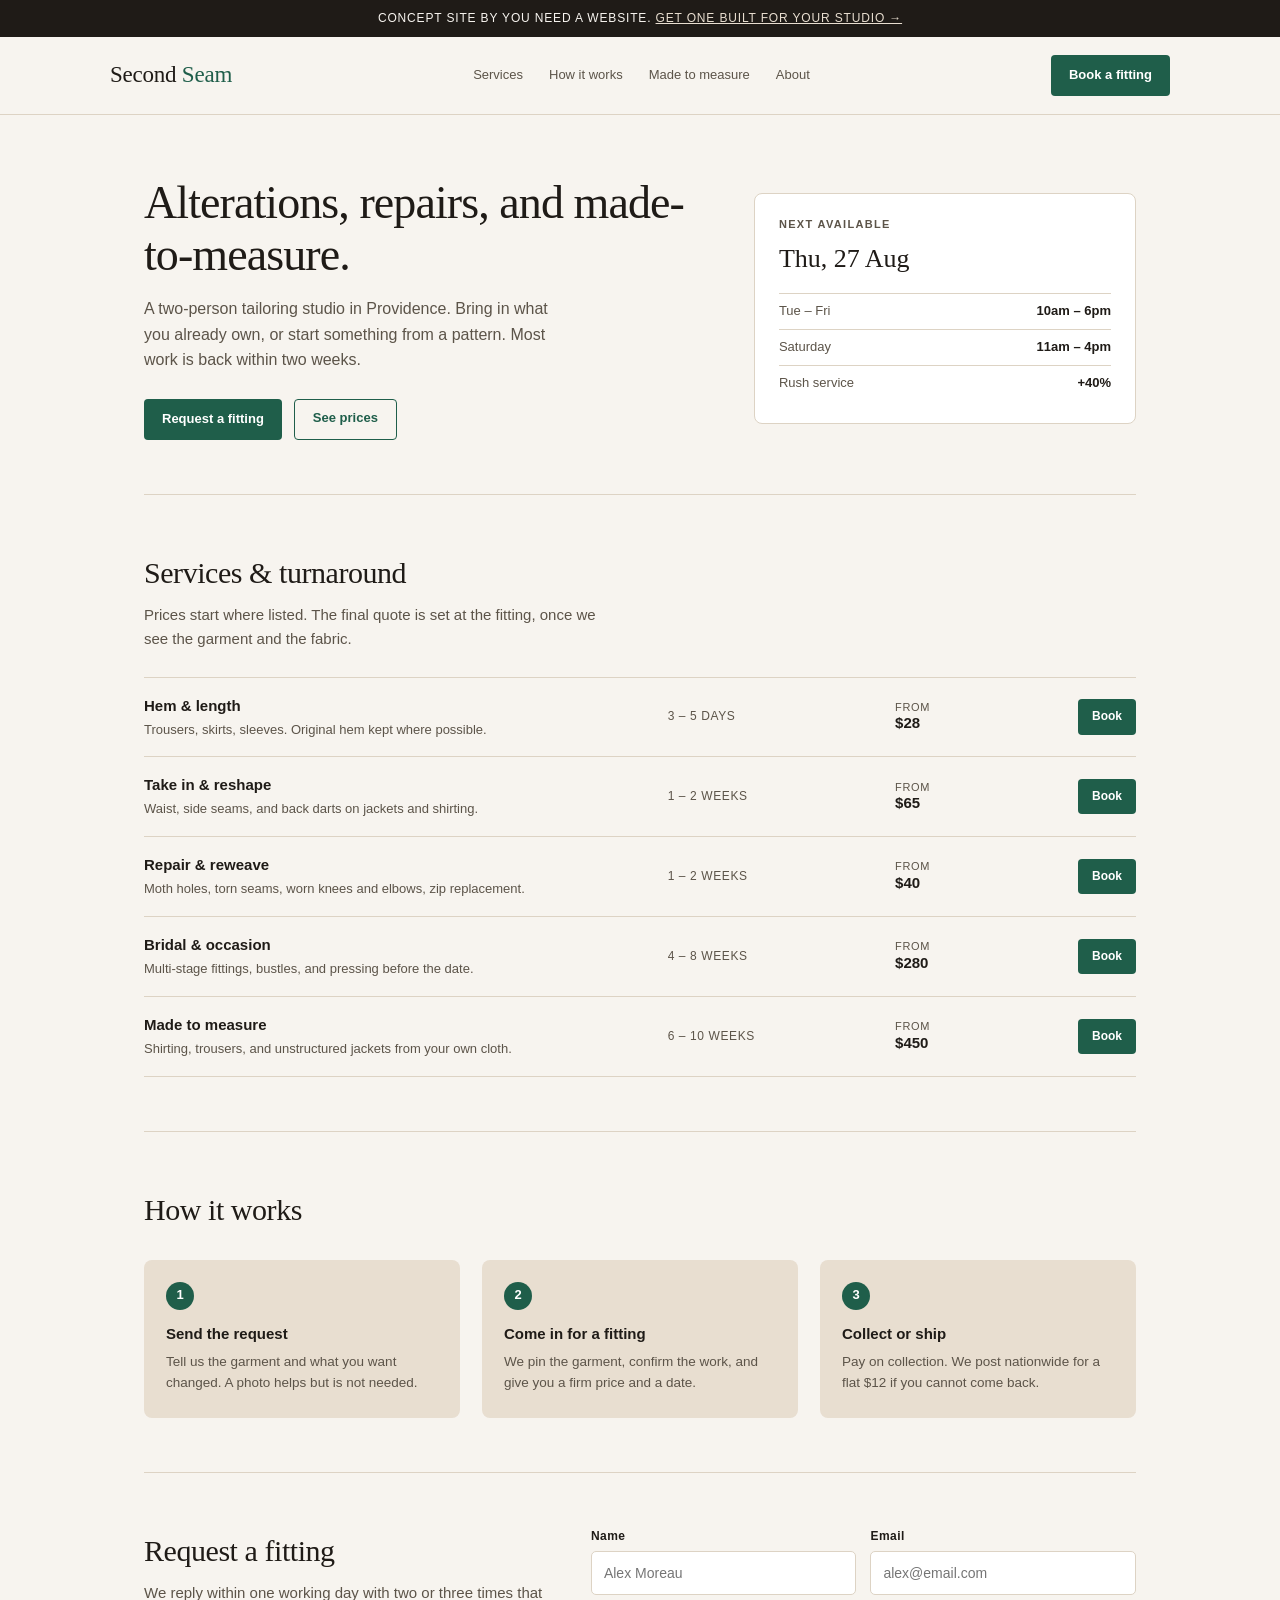
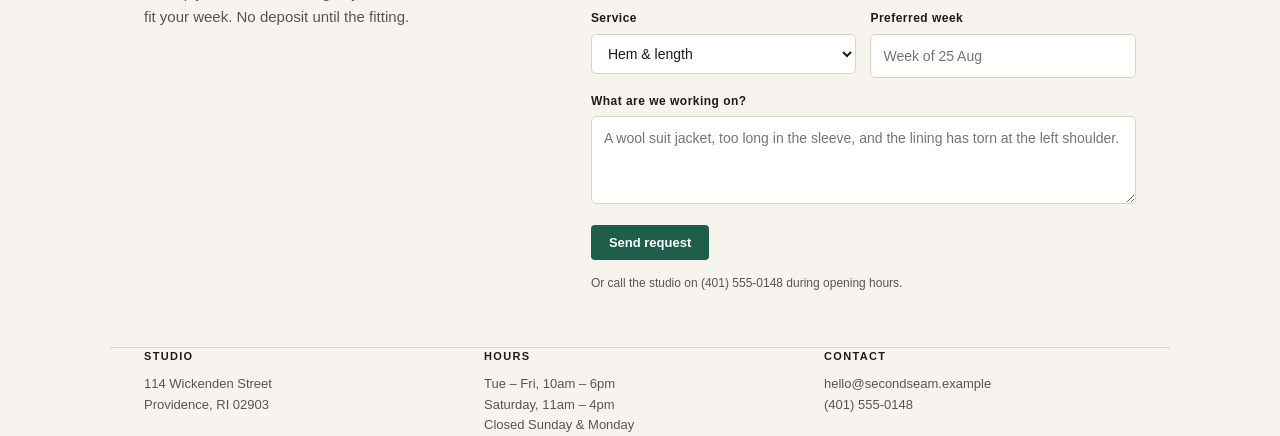
<file: work/second-seam/index.html>
<!doctype html>
<html lang="en">
<head>
<meta charset="UTF-8" />
<meta name="viewport" content="width=device-width, initial-scale=1.0" />
<title>Second Seam - Alterations &amp; made-to-measure</title>
<meta name="description" content="A You Need a Website concept site: a commission and booking site for an alterations and tailoring studio." />
<link rel="icon" href="data:," />
<style>
  /* ---------------------------------------------------------------
     SECOND SEAM - concept booking site for an alterations studio.
     Third distinct design language: utilitarian and service-led.
     The design job here is clarity, not decoration. Every block
     answers "what does it cost, how long does it take, how do I book".
     --------------------------------------------------------------- */

  :root {
    --paper: #f7f4ef;
    --sand: #e8ded0;
    --ink: #1f1b17;
    --ink-soft: #5c5449;
    --line: #ddd3c4;
    --green: #1f5e4a;
    --green-dark: #174437;
    --card: #ffffff;
    --sans: "Helvetica Neue", Helvetica, Arial, sans-serif;
    --serif: "Iowan Old Style", Palatino, Georgia, serif;
  }

  * { box-sizing: border-box; }

  body {
    margin: 0;
    background: var(--paper);
    color: var(--ink);
    font-family: var(--sans);
    font-size: 15px;
    line-height: 1.6;
    -webkit-font-smoothing: antialiased;
  }

  a { color: inherit; }

  .wrap {
    max-width: 1060px;
    margin: 0 auto;
    padding: 0 34px;
  }

  .concept-banner {
    background: var(--ink);
    color: var(--paper);
    font-size: 12px;
    letter-spacing: 0.07em;
    text-transform: uppercase;
    text-align: center;
    padding: 9px 16px;
  }
  .concept-banner a { color: var(--sand); }
  .concept-banner:target { display: none; }

  /* --- Header --- */
  header {
    border-bottom: 1px solid var(--line);
    background: var(--paper);
  }

  .bar {
    display: flex;
    align-items: center;
    justify-content: space-between;
    gap: 28px;
    padding: 18px 0;
  }

  .logo {
    font-family: var(--serif);
    font-size: 23px;
    letter-spacing: -0.01em;
    text-decoration: none;
  }

  .logo span { color: var(--green); }

  nav ul {
    display: flex;
    gap: 26px;
    list-style: none;
    margin: 0;
    padding: 0;
    font-size: 13px;
    font-weight: 500;
  }

  nav a { text-decoration: none; color: var(--ink-soft); }
  nav a:hover { color: var(--green); }

  .btn {
    display: inline-block;
    background: var(--green);
    color: #ffffff;
    font-size: 13px;
    font-weight: 600;
    padding: 10px 18px;
    border-radius: 4px;
    text-decoration: none;
    white-space: nowrap;
  }

  .btn:hover { background: var(--green-dark); }

  .btn-quiet {
    background: transparent;
    color: var(--green);
    border: 1.5px solid var(--green);
    padding: 8.5px 18px;
  }

  /* --- Hero --- */
  .hero {
    display: grid;
    grid-template-columns: 1.25fr 0.85fr;
    gap: 48px;
    align-items: center;
    padding: 62px 0 54px;
  }

  .hero h1 {
    font-family: var(--serif);
    font-size: 46px;
    line-height: 1.12;
    letter-spacing: -0.02em;
    margin: 0 0 16px;
    font-weight: 400;
  }

  .hero p {
    margin: 0 0 26px;
    font-size: 16px;
    color: var(--ink-soft);
    max-width: 46ch;
  }

  .hero-actions { display: flex; gap: 12px; flex-wrap: wrap; }

  .slot {
    background: var(--card);
    border: 1px solid var(--line);
    border-radius: 8px;
    padding: 22px 24px;
  }

  .slot h4 {
    margin: 0 0 4px;
    font-size: 11px;
    letter-spacing: 0.12em;
    text-transform: uppercase;
    color: var(--ink-soft);
  }

  .slot .big {
    font-family: var(--serif);
    font-size: 26px;
    display: block;
    margin-bottom: 14px;
  }

  .slot ul { list-style: none; margin: 0; padding: 0; font-size: 13px; }

  .slot li {
    display: flex;
    justify-content: space-between;
    gap: 12px;
    padding: 7px 0;
    border-top: 1px solid var(--line);
    color: var(--ink-soft);
  }

  .slot li b { color: var(--ink); font-weight: 600; }

  /* --- Section shell --- */
  section { padding: 54px 0; border-top: 1px solid var(--line); }

  .head { margin-bottom: 26px; }

  .head h2 {
    font-family: var(--serif);
    font-size: 30px;
    font-weight: 400;
    margin: 0 0 6px;
    letter-spacing: -0.015em;
  }

  .head p { margin: 0; color: var(--ink-soft); max-width: 56ch; }

  /* --- Service list --- */
  .services { border-top: 1px solid var(--line); }

  .service {
    display: grid;
    grid-template-columns: 1.7fr 0.7fr 0.55fr auto;
    gap: 20px;
    align-items: center;
    padding: 16px 0;
    border-bottom: 1px solid var(--line);
  }

  .service h3 { margin: 0; font-size: 15px; font-weight: 600; }
  .service p { margin: 2px 0 0; font-size: 13px; color: var(--ink-soft); }

  .turn {
    font-size: 12px;
    letter-spacing: 0.05em;
    text-transform: uppercase;
    color: var(--ink-soft);
  }

  .from { font-size: 15px; font-weight: 700; white-space: nowrap; line-height: 1.25; }
  .from small {
    display: block;
    font-weight: 400;
    color: var(--ink-soft);
    font-size: 11px;
    letter-spacing: 0.06em;
    text-transform: uppercase;
  }

  .service .btn { font-size: 12px; padding: 8px 14px; }

  /* --- Steps --- */
  .steps { display: grid; grid-template-columns: repeat(3, 1fr); gap: 22px; }

  .step {
    background: var(--sand);
    border-radius: 8px;
    padding: 22px 22px 24px;
  }

  .step span {
    display: grid;
    place-items: center;
    width: 28px;
    height: 28px;
    border-radius: 50%;
    background: var(--green);
    color: #ffffff;
    font-size: 13px;
    font-weight: 700;
    margin-bottom: 12px;
  }

  .step h3 { margin: 0 0 5px; font-size: 15px; }
  .step p { margin: 0; font-size: 13.5px; color: var(--ink-soft); }

  /* --- Request form --- */
  .request {
    display: grid;
    grid-template-columns: 0.85fr 1.15fr;
    gap: 44px;
    align-items: start;
  }

  form { display: grid; gap: 14px; }

  .pair { display: grid; grid-template-columns: 1fr 1fr; gap: 14px; }

  label {
    display: block;
    font-size: 12px;
    font-weight: 600;
    letter-spacing: 0.04em;
    margin-bottom: 5px;
  }

  input, select, textarea {
    width: 100%;
    font: inherit;
    font-size: 14px;
    color: var(--ink);
    background: var(--card);
    border: 1px solid var(--line);
    border-radius: 5px;
    padding: 10px 12px;
  }

  input:focus, select:focus, textarea:focus {
    outline: 2px solid var(--green);
    outline-offset: 1px;
  }

  textarea { resize: vertical; min-height: 88px; }

  form .btn { border: 0; cursor: pointer; font-family: inherit; justify-self: start; }

  .fine { font-size: 12px; color: var(--ink-soft); margin: 0; }

  /* --- Footer --- */
  footer {
    border-top: 1px solid var(--line);
    padding: 32px 0 48px;
    display: grid;
    grid-template-columns: repeat(3, 1fr);
    gap: 28px;
    font-size: 13px;
    color: var(--ink-soft);
  }

  footer h4 {
    margin: 0 0 8px;
    font-size: 11px;
    letter-spacing: 0.12em;
    text-transform: uppercase;
    color: var(--ink);
  }

  @media (max-width: 900px) {
    .wrap { padding: 0 20px; }
    nav { display: none; }
    .hero { grid-template-columns: 1fr; gap: 30px; padding: 38px 0; }
    .hero h1 { font-size: 34px; }
    .service { grid-template-columns: 1fr auto; gap: 8px 16px; }
    .service .turn { grid-column: 1; }
    .steps { grid-template-columns: 1fr; }
    .request { grid-template-columns: 1fr; gap: 26px; }
    footer { grid-template-columns: 1fr; }
  }
</style>
</head>
<body>

<div class="concept-banner" id="concept-banner">
  Concept site by You Need a Website.
  <a href="../../index.html#contact">Get one built for your studio &rarr;</a>
</div>

<header>
  <div class="wrap bar">
    <a class="logo" href="#">Second <span>Seam</span></a>
    <nav>
      <ul>
        <li><a href="#services">Services</a></li>
        <li><a href="#how">How it works</a></li>
        <li><a href="#">Made to measure</a></li>
        <li><a href="#">About</a></li>
      </ul>
    </nav>
    <a class="btn" href="#request">Book a fitting</a>
  </div>
</header>

<main class="wrap">

  <section class="hero" style="border-top:0">
    <div>
      <h1>Alterations, repairs, and made-to-measure.</h1>
      <p>
        A two-person tailoring studio in Providence. Bring in what you
        already own, or start something from a pattern. Most work is
        back within two weeks.
      </p>
      <div class="hero-actions">
        <a class="btn" href="#request">Request a fitting</a>
        <a class="btn btn-quiet" href="#services">See prices</a>
      </div>
    </div>

    <aside class="slot">
      <h4>Next available</h4>
      <span class="big">Thu, 27 Aug</span>
      <ul>
        <li><span>Tue &ndash; Fri</span><b>10am &ndash; 6pm</b></li>
        <li><span>Saturday</span><b>11am &ndash; 4pm</b></li>
        <li><span>Rush service</span><b>+40%</b></li>
      </ul>
    </aside>
  </section>

  <section id="services">
    <div class="head">
      <h2>Services &amp; turnaround</h2>
      <p>Prices start where listed. The final quote is set at the fitting, once we see the garment and the fabric.</p>
    </div>

    <div class="services">
      <article class="service">
        <div>
          <h3>Hem &amp; length</h3>
          <p>Trousers, skirts, sleeves. Original hem kept where possible.</p>
        </div>
        <span class="turn">3 &ndash; 5 days</span>
        <span class="from"><small>from</small>$28</span>
        <a class="btn" href="#request">Book</a>
      </article>

      <article class="service">
        <div>
          <h3>Take in &amp; reshape</h3>
          <p>Waist, side seams, and back darts on jackets and shirting.</p>
        </div>
        <span class="turn">1 &ndash; 2 weeks</span>
        <span class="from"><small>from</small>$65</span>
        <a class="btn" href="#request">Book</a>
      </article>

      <article class="service">
        <div>
          <h3>Repair &amp; reweave</h3>
          <p>Moth holes, torn seams, worn knees and elbows, zip replacement.</p>
        </div>
        <span class="turn">1 &ndash; 2 weeks</span>
        <span class="from"><small>from</small>$40</span>
        <a class="btn" href="#request">Book</a>
      </article>

      <article class="service">
        <div>
          <h3>Bridal &amp; occasion</h3>
          <p>Multi-stage fittings, bustles, and pressing before the date.</p>
        </div>
        <span class="turn">4 &ndash; 8 weeks</span>
        <span class="from"><small>from</small>$280</span>
        <a class="btn" href="#request">Book</a>
      </article>

      <article class="service">
        <div>
          <h3>Made to measure</h3>
          <p>Shirting, trousers, and unstructured jackets from your own cloth.</p>
        </div>
        <span class="turn">6 &ndash; 10 weeks</span>
        <span class="from"><small>from</small>$450</span>
        <a class="btn" href="#request">Book</a>
      </article>
    </div>
  </section>

  <section id="how">
    <div class="head">
      <h2>How it works</h2>
    </div>
    <div class="steps">
      <div class="step">
        <span>1</span>
        <h3>Send the request</h3>
        <p>Tell us the garment and what you want changed. A photo helps but is not needed.</p>
      </div>
      <div class="step">
        <span>2</span>
        <h3>Come in for a fitting</h3>
        <p>We pin the garment, confirm the work, and give you a firm price and a date.</p>
      </div>
      <div class="step">
        <span>3</span>
        <h3>Collect or ship</h3>
        <p>Pay on collection. We post nationwide for a flat $12 if you cannot come back.</p>
      </div>
    </div>
  </section>

  <section id="request">
    <div class="request">
      <div class="head" style="margin:0">
        <h2>Request a fitting</h2>
        <p>We reply within one working day with two or three times that fit your week. No deposit until the fitting.</p>
      </div>

      <form onsubmit="return false">
        <div class="pair">
          <div>
            <label for="ss-name">Name</label>
            <input id="ss-name" type="text" placeholder="Alex Moreau" />
          </div>
          <div>
            <label for="ss-email">Email</label>
            <input id="ss-email" type="email" placeholder="alex@email.com" />
          </div>
        </div>

        <div class="pair">
          <div>
            <label for="ss-service">Service</label>
            <select id="ss-service">
              <option>Hem &amp; length</option>
              <option>Take in &amp; reshape</option>
              <option>Repair &amp; reweave</option>
              <option>Bridal &amp; occasion</option>
              <option>Made to measure</option>
            </select>
          </div>
          <div>
            <label for="ss-when">Preferred week</label>
            <input id="ss-when" type="text" placeholder="Week of 25 Aug" />
          </div>
        </div>

        <div>
          <label for="ss-notes">What are we working on?</label>
          <textarea id="ss-notes" placeholder="A wool suit jacket, too long in the sleeve, and the lining has torn at the left shoulder."></textarea>
        </div>

        <button class="btn" type="submit">Send request</button>
        <p class="fine">Or call the studio on (401) 555-0148 during opening hours.</p>
      </form>
    </div>
  </section>

</main>

<footer class="wrap">
  <div>
    <h4>Studio</h4>
    114 Wickenden Street<br />
    Providence, RI 02903
  </div>
  <div>
    <h4>Hours</h4>
    Tue &ndash; Fri, 10am &ndash; 6pm<br />
    Saturday, 11am &ndash; 4pm<br />
    Closed Sunday &amp; Monday
  </div>
  <div>
    <h4>Contact</h4>
    hello@secondseam.example<br />
    (401) 555-0148
  </div>
</footer>

</body>
</html>
</file>
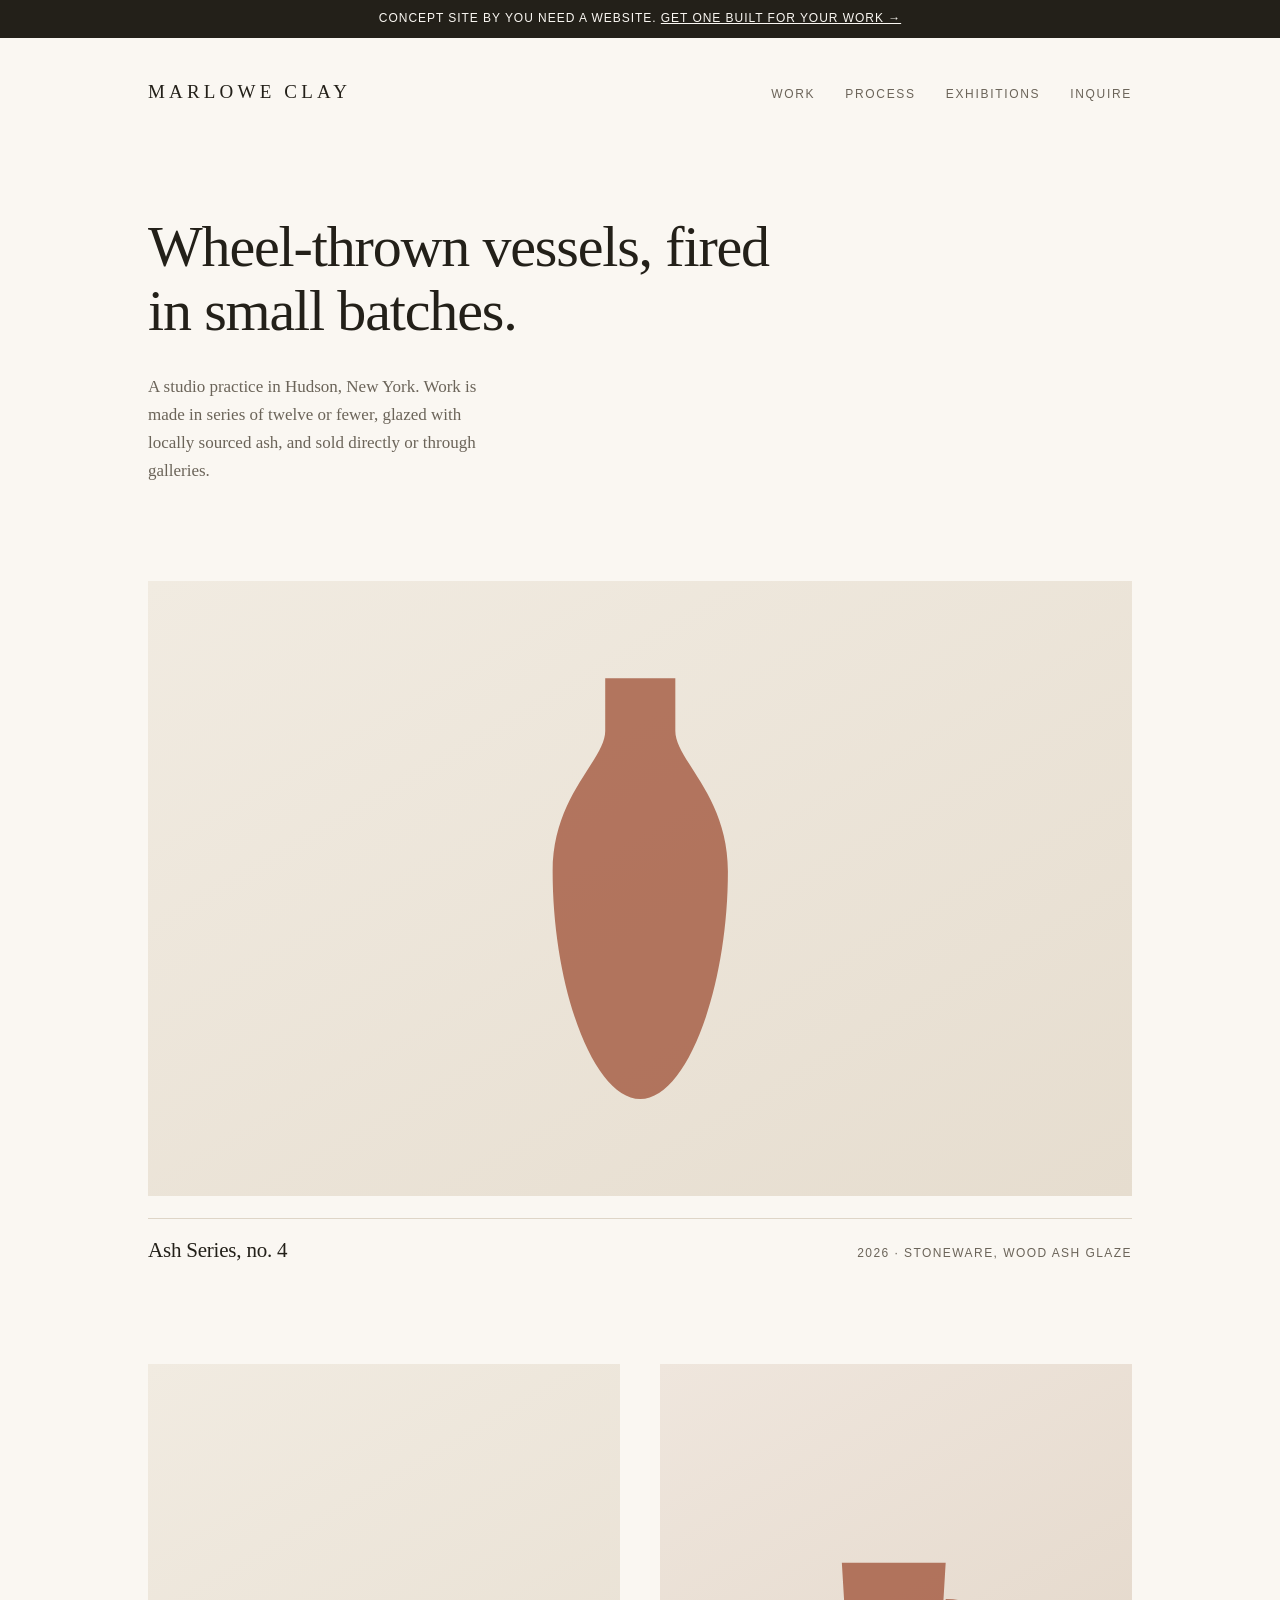
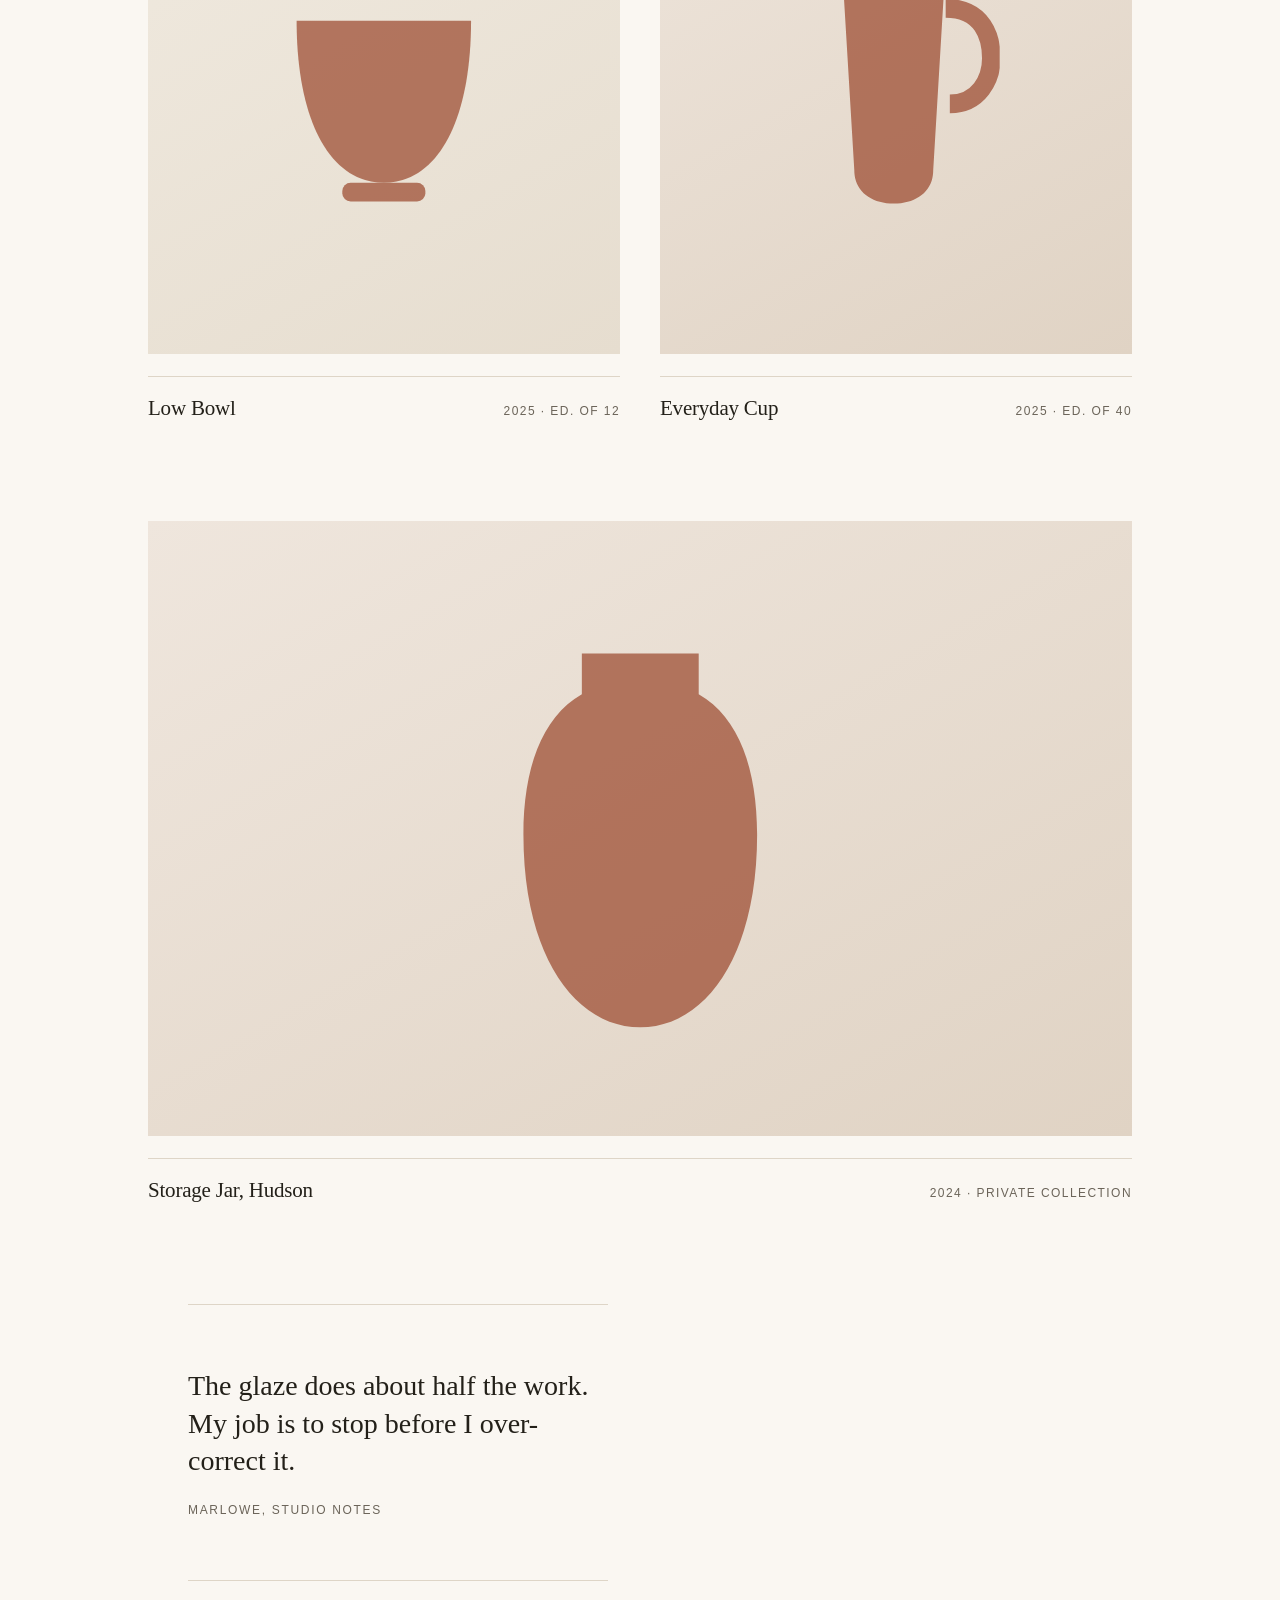
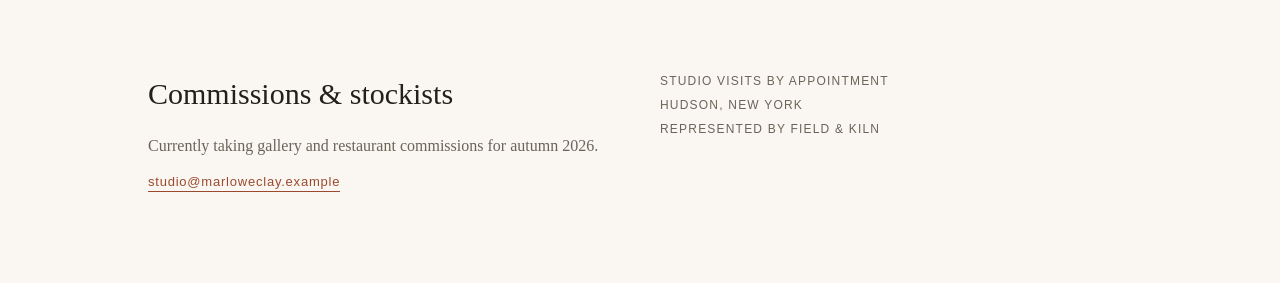
<file: work/studio/index.html>
<!doctype html>
<html lang="en">
<head>
<meta charset="UTF-8" />
<meta name="viewport" content="width=device-width, initial-scale=1.0" />
<title>Marlowe Clay - Ceramics</title>
<meta name="description" content="A You Need a Website concept site: a gallery-first portfolio for a studio ceramicist." />
<link rel="icon" href="data:," />
<style>
  /* ---------------------------------------------------------------
     MARLOWE CLAY - concept portfolio for a studio ceramicist.
     The deliberate opposite of the RERUN concept: quiet, serif,
     wide margins, image-led. Restraint is the whole design.
     --------------------------------------------------------------- */

  :root {
    --bone: #faf7f2;
    --bone-2: #f1ebe1;
    --ink: #232019;
    --ink-soft: #6b6459;
    --line: #ded5c7;
    --clay: #9c4a2f;
    --serif: "Iowan Old Style", "Palatino Linotype", Palatino, Georgia, serif;
    --sans: "Helvetica Neue", Helvetica, Arial, sans-serif;
  }

  * { box-sizing: border-box; }

  body {
    margin: 0;
    background: var(--bone);
    color: var(--ink);
    font-family: var(--serif);
    font-size: 17px;
    line-height: 1.65;
    -webkit-font-smoothing: antialiased;
  }

  a { color: inherit; }

  .wrap {
    max-width: 1080px;
    margin: 0 auto;
    padding: 0 48px;
  }

  .concept-banner {
    background: var(--ink);
    color: var(--bone);
    font-family: var(--sans);
    font-size: 12px;
    letter-spacing: 0.08em;
    text-transform: uppercase;
    text-align: center;
    padding: 9px 16px;
  }
  .concept-banner a { color: var(--bone); }
  .concept-banner:target { display: none; }

  /* --- Header --- */
  header {
    display: flex;
    align-items: baseline;
    justify-content: space-between;
    gap: 40px;
    padding: 38px 0 0;
  }

  .name {
    font-size: 19px;
    letter-spacing: 0.22em;
    text-transform: uppercase;
    text-decoration: none;
  }

  nav ul {
    display: flex;
    gap: 30px;
    list-style: none;
    margin: 0;
    padding: 0;
    font-family: var(--sans);
    font-size: 12px;
    letter-spacing: 0.14em;
    text-transform: uppercase;
    color: var(--ink-soft);
  }

  nav a { text-decoration: none; }
  nav a:hover { color: var(--clay); }

  /* --- Statement --- */
  .statement {
    padding: 108px 0 96px;
  }

  .statement h1 {
    margin: 0;
    max-width: 22ch;
    font-size: 58px;
    line-height: 1.1;
    font-weight: 400;
    letter-spacing: -0.02em;
  }

  .statement p {
    margin: 30px 0 0;
    max-width: 42ch;
    font-size: 17px;
    color: var(--ink-soft);
  }

  /* --- Work --- */
  .piece {
    display: grid;
    grid-template-columns: 1fr;
    gap: 22px;
    margin-bottom: 96px;
  }

  .plate {
    aspect-ratio: 16 / 10;
    display: grid;
    place-items: center;
    background: linear-gradient(150deg, var(--bone-2), #e6ddcf);
  }

  .piece:nth-of-type(2) .plate { background: linear-gradient(150deg, #efe6dd, #e0d3c4); }
  .piece:nth-of-type(3) .plate { background: linear-gradient(150deg, #eee9e0, #ddd6c6); }

  .plate svg { width: 34%; height: 76%; color: var(--clay); opacity: 0.72; }

  .caption {
    display: flex;
    justify-content: space-between;
    align-items: baseline;
    gap: 24px;
    border-top: 1px solid var(--line);
    padding-top: 14px;
  }

  .caption h2 {
    margin: 0;
    font-size: 21px;
    font-weight: 400;
    letter-spacing: -0.01em;
  }

  .caption .detail {
    font-family: var(--sans);
    font-size: 12px;
    letter-spacing: 0.12em;
    text-transform: uppercase;
    color: var(--ink-soft);
    text-align: right;
    white-space: nowrap;
  }

  /* wide pieces sit in a two-up row */
  .row {
    display: grid;
    grid-template-columns: 1fr 1fr;
    gap: 40px;
    margin-bottom: 96px;
  }

  .row .piece { margin-bottom: 0; }
  .row .plate { aspect-ratio: 4 / 5; }
  .row .plate svg { width: 44%; }

  /* --- Pull quote --- */
  .quote {
    border-top: 1px solid var(--line);
    border-bottom: 1px solid var(--line);
    padding: 62px 0;
    margin-bottom: 88px;
    max-width: 30ch;
    font-size: 28px;
    line-height: 1.35;
  }

  .quote cite {
    display: block;
    margin-top: 22px;
    font-family: var(--sans);
    font-size: 12px;
    font-style: normal;
    letter-spacing: 0.14em;
    text-transform: uppercase;
    color: var(--ink-soft);
  }

  /* --- Footer --- */
  footer {
    padding-bottom: 88px;
    display: grid;
    grid-template-columns: 1fr 1fr;
    gap: 40px;
    align-items: start;
  }

  footer h3 {
    margin: 0 0 14px;
    font-size: 30px;
    font-weight: 400;
  }

  footer p { margin: 0 0 8px; color: var(--ink-soft); font-size: 16px; }

  .mail {
    font-family: var(--sans);
    font-size: 13px;
    letter-spacing: 0.06em;
    color: var(--clay);
    text-decoration: none;
    border-bottom: 1px solid var(--clay);
    padding-bottom: 2px;
  }

  .studio-note {
    font-family: var(--sans);
    font-size: 12px;
    letter-spacing: 0.1em;
    text-transform: uppercase;
    color: var(--ink-soft);
    line-height: 2;
  }

  @media (max-width: 900px) {
    .wrap { padding: 0 24px; }
    .statement { padding: 62px 0 56px; }
    .statement h1 { font-size: 40px; }
    .row { grid-template-columns: 1fr; gap: 60px; }
    footer { grid-template-columns: 1fr; }
    nav { display: none; }
  }
</style>
</head>
<body>

<div class="concept-banner" id="concept-banner">
  Concept site by You Need a Website.
  <a href="../../index.html#contact">Get one built for your work &rarr;</a>
</div>

<div class="wrap">

  <header>
    <a class="name" href="#">Marlowe Clay</a>
    <nav>
      <ul>
        <li><a href="#">Work</a></li>
        <li><a href="#">Process</a></li>
        <li><a href="#">Exhibitions</a></li>
        <li><a href="#">Inquire</a></li>
      </ul>
    </nav>
  </header>

  <section class="statement">
    <h1>Wheel-thrown vessels, fired in small batches.</h1>
    <p>
      A studio practice in Hudson, New York. Work is made in series of
      twelve or fewer, glazed with locally sourced ash, and sold
      directly or through galleries.
    </p>
  </section>

  <!-- Vessel silhouettes stand in for photography. -->
  <svg width="0" height="0" style="position:absolute" aria-hidden="true">
    <defs>
      <symbol id="v-vase" viewBox="0 0 100 160">
        <path d="M38 8h24v18c0 10 18 22 18 48 0 40-14 78-30 78S20 114 20 74c0-26 18-38 18-48z" fill="currentColor"/>
      </symbol>
      <symbol id="v-bowl" viewBox="0 0 100 160">
        <path d="M8 62h84c0 48-16 78-42 78S8 110 8 62z" fill="currentColor"/>
        <rect x="30" y="140" width="40" height="9" rx="4" fill="currentColor"/>
      </symbol>
      <symbol id="v-cup" viewBox="0 0 100 160">
        <path d="M24 34h50l-6 100c0 10-8 16-19 16s-19-6-19-16z" fill="currentColor"/>
        <path d="M74 56c18 0 22 14 22 24s-6 22-20 22" fill="none" stroke="currentColor" stroke-width="9"/>
      </symbol>
      <symbol id="v-jar" viewBox="0 0 100 160">
        <path d="M30 20h40v14c14 8 20 26 20 48 0 42-18 66-40 66S10 124 10 82c0-22 6-40 20-48z" fill="currentColor"/>
      </symbol>
    </defs>
  </svg>

  <article class="piece">
    <div class="plate"><svg aria-hidden="true"><use href="#v-vase"/></svg></div>
    <div class="caption">
      <h2>Ash Series, no. 4</h2>
      <span class="detail">2026 &middot; Stoneware, wood ash glaze</span>
    </div>
  </article>

  <div class="row">
    <article class="piece">
      <div class="plate"><svg aria-hidden="true"><use href="#v-bowl"/></svg></div>
      <div class="caption">
        <h2>Low Bowl</h2>
        <span class="detail">2025 &middot; Ed. of 12</span>
      </div>
    </article>

    <article class="piece">
      <div class="plate"><svg aria-hidden="true"><use href="#v-cup"/></svg></div>
      <div class="caption">
        <h2>Everyday Cup</h2>
        <span class="detail">2025 &middot; Ed. of 40</span>
      </div>
    </article>
  </div>

  <article class="piece">
    <div class="plate"><svg aria-hidden="true"><use href="#v-jar"/></svg></div>
    <div class="caption">
      <h2>Storage Jar, Hudson</h2>
      <span class="detail">2024 &middot; Private collection</span>
    </div>
  </article>

  <blockquote class="quote">
    The glaze does about half the work. My job is to stop before I
    over-correct it.
    <cite>Marlowe, studio notes</cite>
  </blockquote>

  <footer>
    <div>
      <h3>Commissions &amp; stockists</h3>
      <p>Currently taking gallery and restaurant commissions for autumn 2026.</p>
      <a class="mail" href="#">studio@marloweclay.example</a>
    </div>
    <div class="studio-note">
      Studio visits by appointment<br />
      Hudson, New York<br />
      Represented by Field &amp; Kiln
    </div>
  </footer>

</div>

</body>
</html>
</file>
<file: css/styles.css>
/* =========================================================
   You Need a Website - design system
   Pastel Y2K scrapbook: candy paper, washi tape, stickers and
   doodles, held together by one deep berry ink.

   Color rule that keeps this readable:
   pastels are SURFACE ONLY (paper, tape, stickers, card fills).
   Text and interactive color is always --color-ink,
   --color-ink-soft, --color-accent, or --color-accent-ink.
   Every pairing below is verified at WCAG AA or better.
   ========================================================= */

:root {
  /* Ink + paper (text-safe) */
  --color-bg: #fdf8f2;
  --color-bg-alt: #fbf0f4;
  --color-ink: #211b26;
  --color-ink-soft: #574c5e;
  --color-ink-onDark: #d9cedb;
  --color-line: #e3d7e4;
  --color-accent: #6d1b4e;
  --color-accent-hover: #85235f;
  --color-accent-text: #6d1b4e;
  --color-accent-ink: #fff6fa;
  --color-card: #ffffff;

  /* Pastels - decoration and surfaces only, never text color */
  --paper-pink: #fad6e5;
  --paper-lilac: #e3d6f7;
  --paper-mint: #c9eedd;
  --paper-butter: #fbeebc;
  --paper-lilac-wash: #f4eefa;

  /* Type */
  --font-display: "Fraunces", "Iowan Old Style", Georgia, serif;
  --font-body: "Inter", -apple-system, BlinkMacSystemFont, "Segoe UI", sans-serif;
  --font-hand: "Caveat", "Bradley Hand", "Segoe Script", cursive;

  /* Scale */
  --space-1: 0.5rem;
  --space-2: 1rem;
  --space-3: 1.5rem;
  --space-4: 2.5rem;
  --space-5: 4rem;
  --space-6: 6.5rem;

  --radius-sm: 8px;
  --radius-md: 14px;
  --radius-lg: 22px;

  --container: 1120px;

  --shadow-soft: 0 20px 40px -24px rgba(33, 27, 38, 0.28);
  --shadow-sticker: 2px 3px 0 rgba(33, 27, 38, 0.16);

  /* Torn / deckle paper edge, reused by every divider */
  --deckle-mask: radial-gradient(circle at 11px 24px, transparent 11px, #000 11.5px);

  --header-height: 84px;
}

* {
  box-sizing: border-box;
}

html {
  scroll-behavior: smooth;
}

body {
  margin: 0;
  /* faint scrapbook-paper speckle over the cream base */
  background-color: var(--color-bg);
  background-image: radial-gradient(rgba(109, 27, 78, 0.055) 1px, transparent 1px);
  background-size: 22px 22px;
  color: var(--color-ink);
  font-family: var(--font-body);
  font-size: 17px;
  line-height: 1.6;
  -webkit-font-smoothing: antialiased;
  overflow-x: hidden;
}

img {
  max-width: 100%;
  display: block;
}

a {
  color: inherit;
}

:focus-visible {
  outline: 2px solid var(--color-accent);
  outline-offset: 3px;
  border-radius: 4px;
}

.btn:focus-visible {
  outline-offset: 3px;
}

/* The berry ring is invisible on the dark surfaces, so flip it
   to the light ink there (15.9:1 instead of 1.5:1). */
.cta-band :focus-visible,
.price-card.featured :focus-visible {
  outline-color: var(--color-accent-ink);
}

main:focus-visible {
  outline: none;
}

.skip-link {
  position: absolute;
  top: -100%;
  left: var(--space-2);
  z-index: 100;
  background: var(--color-ink);
  color: var(--color-accent-ink);
  padding: 0.75rem 1.2rem;
  border-radius: var(--radius-sm);
  text-decoration: none;
  font-weight: 600;
  font-size: 0.9rem;
  transition: top 0.15s ease;
}

.skip-link:focus {
  top: var(--space-2);
}

.wrap {
  max-width: var(--container);
  margin: 0 auto;
  padding: 0 var(--space-3);
}

h1, h2, h3, h4 {
  font-family: var(--font-display);
  font-weight: 600;
  line-height: 1.12;
  margin: 0 0 var(--space-2);
  letter-spacing: -0.01em;
}

h2 {
  font-size: clamp(1.9rem, 3.4vw, 2.6rem);
}

h3 {
  font-size: 1.3rem;
}

p {
  margin: 0 0 var(--space-2);
  color: var(--color-ink-soft);
}

/* Eyebrows read as little taped-on paper labels.
   Dark ink on a pastel chip - 12:1 or better on every pastel. */
.eyebrow {
  display: inline-block;
  font-size: 0.74rem;
  font-weight: 700;
  letter-spacing: 0.14em;
  text-transform: uppercase;
  color: var(--color-ink);
  background: var(--paper-butter);
  border: 1.5px solid var(--color-ink);
  border-radius: 4px 10px 5px 9px;
  padding: 0.25rem 0.7rem;
  transform: rotate(-1.5deg);
  box-shadow: var(--shadow-sticker);
  margin-bottom: var(--space-3);
}

#services .eyebrow { background: var(--paper-mint); transform: rotate(1.5deg); }
#work .eyebrow { background: var(--paper-pink); transform: rotate(-2deg); }
#about .eyebrow { background: var(--paper-lilac); transform: rotate(1.2deg); }
#process .eyebrow { background: var(--paper-lilac); }
#compare .eyebrow { background: var(--paper-mint); }
#pricing .eyebrow { background: var(--paper-pink); }
#faq .eyebrow { background: var(--paper-lilac); }

.section {
  padding: var(--space-6) 0;
}

.section-head {
  max-width: 620px;
  margin: 0 0 var(--space-5);
}

.section-head.center {
  margin-left: auto;
  margin-right: auto;
  text-align: center;
}

/* ---------- Buttons ---------- */

.btn {
  display: inline-flex;
  align-items: center;
  justify-content: center;
  gap: 0.5rem;
  padding: 0.85rem 1.6rem;
  border-radius: 100px;
  font-weight: 600;
  font-size: 0.95rem;
  text-decoration: none;
  border: 1px solid transparent;
  cursor: pointer;
  white-space: nowrap;
  transition: transform 0.15s ease, box-shadow 0.15s ease, background 0.15s ease;
}

.btn-primary {
  background: var(--color-ink);
  color: var(--color-accent-ink);
}

.btn-primary:hover {
  background: var(--color-accent);
  transform: translateY(-1px) rotate(-1deg);
  box-shadow: var(--shadow-soft);
}

.btn-ghost {
  background: var(--color-card);
  color: var(--color-ink);
  border-color: var(--color-ink);
  box-shadow: var(--shadow-sticker);
}

.btn-ghost:hover {
  background: var(--paper-butter);
  transform: translateY(-1px) rotate(1deg);
}

/* ---------- Header / nav ---------- */

.site-header {
  position: sticky;
  top: 0;
  z-index: 50;
  min-height: var(--header-height);
  background: rgba(253, 248, 242, 0.9);
  backdrop-filter: blur(10px);
  border-bottom: 1px solid var(--color-line);
}

main section[id],
#top {
  scroll-margin-top: var(--header-height);
}

.site-header .wrap {
  display: flex;
  align-items: center;
  justify-content: space-between;
  padding-top: var(--space-2);
  padding-bottom: var(--space-2);
}

.brand {
  display: flex;
  align-items: center;
  gap: 0.5rem;
  font-family: var(--font-display);
  font-weight: 600;
  font-size: 1.2rem;
  text-decoration: none;
  color: var(--color-ink);
  white-space: nowrap;
}

.brand-mark {
  width: 30px;
  height: 30px;
  border-radius: 8px;
  background: var(--color-accent);
  display: grid;
  place-items: center;
  color: var(--color-accent-ink);
  font-size: 0.95rem;
  font-weight: 700;
}

.nav-links {
  display: flex;
  align-items: center;
  gap: var(--space-3);
  list-style: none;
  margin: 0;
  padding: 0;
}

.nav-links a {
  text-decoration: none;
  font-size: 0.95rem;
  font-weight: 500;
  color: var(--color-ink-soft);
}

.nav-links a:hover {
  color: var(--color-ink);
}

.nav-cta {
  display: flex;
  align-items: center;
  gap: var(--space-3);
}

.nav-toggle {
  display: none;
  background: none;
  border: none;
  cursor: pointer;
  padding: 0.4rem;
}

.nav-toggle span {
  display: block;
  width: 22px;
  height: 2px;
  background: var(--color-ink);
  margin: 5px 0;
}

.mobile-nav {
  border-top: 1px solid var(--color-line);
  background: var(--color-bg);
}

.mobile-nav ul {
  list-style: none;
  margin: 0;
  padding: var(--space-2) var(--space-3) var(--space-3);
  display: flex;
  flex-direction: column;
  gap: var(--space-2);
}

.mobile-nav a {
  text-decoration: none;
  font-weight: 500;
  color: var(--color-ink);
  font-size: 1.05rem;
}

.mobile-nav-cta {
  margin: 0 var(--space-3) var(--space-3);
  width: calc(100% - (var(--space-3) * 2));
}

.mobile-nav a.mobile-nav-cta {
  color: var(--color-accent-ink);
}

/* ---------- Hero ---------- */

.hero {
  padding: var(--space-6) 0 var(--space-5);
}

.hero .wrap {
  display: grid;
  grid-template-columns: 1.1fr 0.9fr;
  gap: var(--space-5);
  align-items: center;
}

.hero h1 {
  font-size: clamp(2.4rem, 5vw, 3.8rem);
  margin-bottom: var(--space-3);
}

.hero-lede {
  font-size: 1.1rem;
  max-width: 480px;
}

.hero-actions {
  display: flex;
  align-items: center;
  gap: var(--space-2);
  /* extra bottom room for the hand-drawn "start here!" note */
  margin: var(--space-4) 0 calc(var(--space-4) + 2.4rem);
  flex-wrap: wrap;
}

.hero-trust {
  display: flex;
  gap: var(--space-4);
  flex-wrap: wrap;
  padding-top: var(--space-3);
  border-top: 1px solid var(--color-line);
}

.hero-trust div {
  font-size: 0.85rem;
  color: var(--color-ink-soft);
}

.hero-trust strong {
  display: block;
  font-family: var(--font-display);
  font-size: 1.5rem;
  color: var(--color-ink);
  font-weight: 600;
}

.hero-visual {
  position: relative;
}

.browser-frame {
  background: var(--color-card);
  border-radius: var(--radius-lg);
  border: 1px solid var(--color-line);
  box-shadow: var(--shadow-soft);
  overflow: hidden;
}

.browser-bar {
  display: flex;
  align-items: center;
  gap: 6px;
  padding: 0.8rem 1rem;
  border-bottom: 1px solid var(--color-line);
}

.browser-bar span {
  width: 10px;
  height: 10px;
  border-radius: 50%;
  background: var(--color-line);
}

.browser-body {
  padding: var(--space-4) var(--space-3);
  background: linear-gradient(160deg, var(--color-bg-alt), var(--color-card));
}

.mock-shop {
  display: grid;
  gap: var(--space-2);
}

.mock-row {
  display: grid;
  grid-template-columns: repeat(3, 1fr);
  gap: var(--space-2);
}

.mock-card {
  background: var(--color-card);
  border: 1px solid var(--color-line);
  border-radius: var(--radius-sm);
  aspect-ratio: 1;
  display: flex;
  align-items: flex-end;
  padding: 0.5rem;
}

.mock-card span {
  font-size: 0.65rem;
  font-weight: 600;
  color: var(--color-ink-soft);
}

.mock-hero {
  height: 90px;
  border-radius: var(--radius-sm);
  background: linear-gradient(120deg, var(--paper-pink), var(--paper-lilac) 55%, var(--paper-mint));
  margin-bottom: var(--space-1);
}

/* ---------- Work ---------- */

.work-grid {
  display: grid;
  grid-template-columns: repeat(3, 1fr);
  gap: var(--space-3);
}

.work-card h3 {
  margin-top: var(--space-3);
  font-size: 1.15rem;
}

.work-card {
  position: relative;
}

.work-card p {
  color: var(--color-ink-soft);
  font-size: 0.92rem;
  margin-bottom: 0;
}

.work-kicker {
  margin: var(--space-4) 0 0.2rem;
  font-size: 0.72rem;
  font-weight: 700;
  letter-spacing: 0.14em;
  text-transform: uppercase;
  color: var(--color-ink-soft);
}

/* The whole card is the click target; the anchor keeps the label. */
.work-cta {
  display: inline-block;
  margin-top: var(--space-2);
  font-size: 0.88rem;
  font-weight: 600;
  color: var(--color-accent-text);
  text-decoration: none;
}

.work-cta::before {
  content: "";
  /* sits above the tape (z-index 3) so every part of the card clicks */
  position: absolute;
  inset: 0;
  z-index: 4;
  border-radius: var(--radius-md);
}

.work-cta::after {
  content: " \2192";
  transition: margin-left 0.18s ease;
}

.work-card:hover .work-cta,
.work-cta:focus-visible {
  text-decoration: underline;
  text-underline-offset: 3px;
}

.work-card:hover .work-cta::after {
  margin-left: 0.2rem;
}

.work-note {
  margin: var(--space-4) 0 0;
  font-size: 0.85rem;
  color: var(--color-ink-soft);
}

/* ---------- Work: live concept previews ----------
   Each card frames the real page from /work/ in a scaled iframe, so
   the thumbnail can never drift from the concept it advertises.
   The static mock underneath is the fallback when the frame cannot
   load, which is what happens on a plain file:// open. */

.preview {
  position: relative;
  aspect-ratio: 4 / 3;
  overflow: hidden;
  background: linear-gradient(160deg, var(--color-bg-alt), var(--color-card));
}

.preview-fallback {
  position: absolute;
  inset: 0;
  padding: var(--space-3);
}

.preview-frame {
  position: absolute;
  top: 0;
  left: 0;
  width: 1200px;
  height: 900px;
  border: 0;
  transform-origin: 0 0;
  /* 329px card / 1200px page; JS keeps this exact as the card resizes */
  transform: scale(var(--preview-scale, 0.274));
  pointer-events: none;
  opacity: 0;
  transition: opacity 0.35s ease;
}

.preview[data-loaded="true"] .preview-frame {
  opacity: 1;
}

.browser-url {
  margin-left: 0.55rem;
  padding: 0.1rem 0.6rem;
  border-radius: 100px;
  background: var(--color-bg-alt);
  font-family: var(--font-body);
  font-size: 0.66rem;
  font-style: normal;
  color: var(--color-ink-soft);
  letter-spacing: 0.02em;
}

.mock-gallery {
  display: grid;
  grid-template-columns: repeat(2, 1fr);
  grid-auto-rows: 46px;
  gap: var(--space-1);
}

.mock-tile {
  background: linear-gradient(150deg, var(--paper-lilac-wash), var(--paper-pink));
  border-radius: var(--radius-sm);
  border: 1px solid var(--color-line);
}

.mock-tile-tall {
  grid-row: span 2;
}

.mock-booking {
  display: grid;
  gap: var(--space-1);
  padding: var(--space-1) 0;
}

.mock-booking-row {
  display: flex;
  align-items: center;
  justify-content: space-between;
  gap: var(--space-2);
  background: var(--color-card);
  border: 1px solid var(--color-line);
  border-radius: var(--radius-sm);
  padding: 0.4rem 0.6rem;
}

.mock-booking-row .label {
  width: 55%;
  height: 10px;
  border-radius: 4px;
  background: var(--color-line);
}

.mock-booking-row .pill {
  width: 28%;
  height: 16px;
  border-radius: 100px;
  background: var(--paper-butter);
}

.mock-booking-form {
  margin-top: var(--space-1);
  height: 30px;
  border-radius: var(--radius-sm);
  border: 1px dashed var(--color-line);
}

/* ---------- Logos / trust bar ---------- */

.trustbar {
  border-top: 1px solid var(--color-line);
  border-bottom: 1px solid var(--color-line);
  padding: var(--space-3) 0;
}

.trustbar .wrap {
  display: flex;
  align-items: center;
  justify-content: space-between;
  flex-wrap: wrap;
  gap: var(--space-2);
}

.trustbar p {
  margin: 0;
  font-size: 0.85rem;
  text-transform: uppercase;
  letter-spacing: 0.1em;
  font-weight: 600;
  color: var(--color-ink-soft);
}

.trust-tags {
  display: flex;
  gap: var(--space-3);
  flex-wrap: wrap;
}

.trust-tags span {
  font-size: 0.9rem;
  color: var(--color-ink);
  padding: 0.35rem 0.85rem;
  border: 1.5px solid var(--color-ink);
  border-radius: 100px;
  box-shadow: var(--shadow-sticker);
}

.trust-tags span:nth-child(1) { background: var(--paper-pink); transform: rotate(-1.5deg); }
.trust-tags span:nth-child(2) { background: var(--paper-lilac); transform: rotate(1deg); }
.trust-tags span:nth-child(3) { background: var(--paper-mint); transform: rotate(-1deg); }
.trust-tags span:nth-child(4) { background: var(--paper-butter); transform: rotate(1.5deg); }

/* ---------- Services ---------- */

.card-grid {
  display: grid;
  grid-template-columns: repeat(3, 1fr);
  gap: var(--space-3);
}

.service-card {
  position: relative;
  background: var(--color-card);
  border: 2px solid var(--color-ink);
  border-radius: 18px 6px 18px 6px;
  padding: var(--space-4);
  box-shadow: 4px 5px 0 rgba(33, 27, 38, 0.12);
  transition: transform 0.2s ease, box-shadow 0.2s ease;
}

.card-grid .service-card:nth-child(1) { transform: rotate(-1deg); }
.card-grid .service-card:nth-child(2) { transform: rotate(0.6deg); }
.card-grid .service-card:nth-child(3) { transform: rotate(-0.5deg); }

.card-grid .service-card:hover {
  transform: rotate(0deg) translateY(-4px);
  box-shadow: 6px 8px 0 rgba(33, 27, 38, 0.16);
}

.service-card .icon {
  width: 46px;
  height: 46px;
  border-radius: 50% 46% 52% 48% / 48% 52% 46% 54%;
  border: 2px solid var(--color-ink);
  background: var(--paper-lilac);
  display: grid;
  place-items: center;
  margin-bottom: var(--space-3);
  font-size: 1.2rem;
}

.service-card ul {
  margin: var(--space-2) 0 0;
  padding: 0;
  list-style: none;
}

.service-card li {
  font-size: 0.92rem;
  color: var(--color-ink-soft);
  padding-left: 1.3rem;
  position: relative;
  margin-bottom: 0.4rem;
}

.service-card li::before {
  content: "";
  position: absolute;
  left: 0;
  top: 0.55em;
  width: 6px;
  height: 6px;
  border-radius: 50%;
  background: var(--color-accent);
}

/* ---------- About ---------- */

.section-alt {
  background: var(--color-bg-alt);
}

.about-wrap {
  display: grid;
  grid-template-columns: 200px 1fr;
  gap: var(--space-5);
  align-items: start;
}

/* Polaroid pinned into the scrapbook */
.about-photo {
  position: relative;
  width: 200px;
  background: var(--color-card);
  border: 2px solid var(--color-ink);
  padding: 12px 12px 4px;
  border-radius: 4px;
  box-shadow: 5px 6px 0 rgba(33, 27, 38, 0.14);
  transform: rotate(-3deg);
  transition: transform 0.2s ease;
}

.about-photo:hover {
  transform: rotate(1deg);
}

.about-avatar {
  width: 100%;
  aspect-ratio: 1;
  border-radius: 2px;
  background: linear-gradient(150deg, var(--paper-pink), var(--paper-lilac) 60%, var(--paper-mint));
  color: var(--color-ink);
  display: grid;
  place-items: center;
  font-family: var(--font-display);
  font-size: 4.5rem;
  font-weight: 600;
}

.about-caption {
  font-family: var(--font-hand);
  font-size: 1.25rem;
  color: var(--color-ink);
  text-align: center;
  margin: 0.35rem 0 0.2rem;
}

.about-copy p {
  max-width: 620px;
}

.about-facts {
  list-style: none;
  margin: var(--space-3) 0 0;
  padding: 0;
  display: grid;
  gap: var(--space-2);
}

.about-facts li {
  font-size: 0.95rem;
  color: var(--color-ink-soft);
}

.about-facts strong {
  display: block;
  color: var(--color-ink);
  font-family: var(--font-display);
  font-size: 1.05rem;
  font-weight: 600;
  margin-bottom: 0.2rem;
}

/* ---------- Process ---------- */

.process-list {
  display: grid;
  grid-template-columns: repeat(4, 1fr);
  gap: var(--space-3);
  counter-reset: step;
}

.process-step {
  position: relative;
  padding-top: var(--space-4);
  border-top: 1px solid var(--color-line);
}

.process-step::before {
  counter-increment: step;
  content: "0" counter(step);
  font-family: var(--font-display);
  font-size: 1.5rem;
  color: var(--color-accent);
  display: block;
  margin-bottom: var(--space-2);
}

/* ---------- Compare ---------- */

.compare-table-wrap {
  overflow-x: auto;
  background: var(--color-card);
  border: 1px solid var(--color-line);
  border-radius: var(--radius-lg);
  box-shadow: var(--shadow-soft);
}

.compare-table {
  width: 100%;
  border-collapse: collapse;
  min-width: 560px;
}

.compare-table th,
.compare-table td {
  padding: var(--space-2) var(--space-3);
  text-align: left;
  border-bottom: 1px solid var(--color-line);
}

.compare-table thead th {
  font-family: var(--font-display);
  font-weight: 600;
  color: var(--color-ink);
  vertical-align: bottom;
}

.compare-table thead th span {
  display: block;
  font-family: var(--font-body);
  font-weight: 400;
  font-size: 0.8rem;
  color: var(--color-ink-soft);
  margin-top: 0.2rem;
}

.compare-table tbody th {
  font-weight: 500;
  color: var(--color-ink-soft);
}

.compare-table tbody td {
  color: var(--color-ink-soft);
}

.compare-table tr:last-child th,
.compare-table tr:last-child td {
  border-bottom: none;
}

.compare-table td.highlight,
.compare-table th.highlight {
  background: var(--color-bg-alt);
  color: var(--color-ink);
  font-weight: 600;
}

/* ---------- Pricing ---------- */

.pricing-grid {
  display: grid;
  grid-template-columns: repeat(3, 1fr);
  gap: var(--space-3);
  align-items: stretch;
}

.price-card {
  background: var(--color-card);
  border: 1px solid var(--color-line);
  border-radius: var(--radius-md);
  padding: var(--space-4);
  display: flex;
  flex-direction: column;
}

.price-card.featured {
  background: var(--color-ink);
  color: var(--color-accent-ink);
  border-color: var(--color-ink);
}

.price-card.featured h3,
.price-card.featured .price {
  color: var(--color-accent-ink);
}

.price-card.featured p,
.price-card.featured li,
.price-card.featured .price span {
  color: var(--color-ink-onDark);
}

.price-card.featured li::before {
  color: var(--paper-mint);
}

.price {
  font-family: var(--font-display);
  font-size: 2.2rem;
  margin: var(--space-1) 0 var(--space-3);
}

.price span {
  font-size: 0.95rem;
  font-weight: 400;
  color: var(--color-ink-soft);
}

.price-card ul {
  list-style: none;
  margin: 0 0 var(--space-4);
  padding: 0;
  flex: 1;
}

.price-card li {
  padding-left: 1.3rem;
  position: relative;
  margin-bottom: 0.55rem;
  font-size: 0.93rem;
}

.price-card li::before {
  content: "\2713";
  position: absolute;
  left: 0;
  color: var(--color-accent);
  font-size: 0.8rem;
  font-weight: 700;
}

/* ---------- FAQ ---------- */

.faq-list {
  max-width: 760px;
  margin: 0 auto;
  border-top: 1px solid var(--color-line);
}

.faq-item {
  border-bottom: 1px solid var(--color-line);
  padding: var(--space-3) 0;
}

.faq-item summary {
  cursor: pointer;
  font-family: var(--font-display);
  font-weight: 600;
  font-size: 1.05rem;
  list-style: none;
  display: flex;
  justify-content: space-between;
  align-items: center;
}

.faq-item summary::-webkit-details-marker {
  display: none;
}

.faq-item summary::after {
  content: "+";
  color: var(--color-accent);
  font-size: 1.3rem;
  margin-left: var(--space-2);
}

.faq-item[open] summary::after {
  content: "\2212";
}

.faq-item p {
  margin-top: var(--space-2);
  max-width: 600px;
}

/* ---------- Contact / CTA ---------- */

.cta-band {
  position: relative;
  background: var(--color-ink);
  color: var(--color-accent-ink);
  border-radius: var(--radius-lg);
  padding: var(--space-5);
  text-align: center;
}

.cta-band h2 {
  color: var(--color-accent-ink);
}

.cta-band p {
  color: var(--color-ink-onDark);
  max-width: 480px;
  margin-left: auto;
  margin-right: auto;
}

/* the eyebrow is a <p>, but it sits on a pastel chip - keep it dark ink */
.cta-band .eyebrow {
  color: var(--color-ink);
}

.cta-band .btn-primary {
  background: var(--color-accent);
  color: var(--color-accent-ink);
  border-color: var(--color-accent-ink);
}

.cta-band .btn-primary:hover {
  background: var(--color-accent-hover);
}

.cta-fallback {
  margin-top: var(--space-3);
  font-size: 0.85rem;
}

.cta-fallback a {
  color: var(--color-accent-ink);
  text-decoration: underline;
}

.contact-form {
  max-width: 560px;
  margin: var(--space-4) auto 0;
  display: grid;
  gap: var(--space-2);
  text-align: left;
}

.form-row {
  display: grid;
  grid-template-columns: 1fr 1fr;
  gap: var(--space-2);
}

.contact-form label {
  display: block;
  font-size: 0.85rem;
  font-weight: 600;
  margin-bottom: 0.35rem;
}

.contact-form input,
.contact-form textarea {
  width: 100%;
  padding: 0.75rem 1rem;
  border-radius: var(--radius-sm);
  border: 1px solid var(--color-line);
  background: var(--color-bg);
  color: var(--color-ink);
  font-family: var(--font-body);
  font-size: 0.95rem;
}

.contact-form ::placeholder {
  color: var(--color-ink-soft);
  opacity: 1;
}

.contact-form button {
  margin-top: var(--space-1);
}

.contact-form button[disabled] {
  opacity: 0.75;
  cursor: progress;
}

.honeypot {
  position: absolute;
  left: -9999px;
  width: 1px;
  height: 1px;
  opacity: 0;
}

/* Status sits on the dark CTA band, so it is a pastel chip with ink text,
   never pastel text. Both pairings are far above WCAG AA.
   The .cta-band p rule caps paragraphs at 480px and centres them, so this
   has to out-specify it to line up with the fields above. */
.cta-band .form-status {
  margin: 0;
  max-width: none;
}

.form-status {
  padding: 0.7rem 1rem;
  border-radius: var(--radius-sm);
  font-size: 0.9rem;
  font-weight: 500;
  text-align: left;
  display: none;
}

.form-status.is-pending,
.form-status.is-success,
.form-status.is-error {
  display: block;
}

.cta-band .form-status.is-pending {
  background: var(--paper-lilac);
  color: var(--color-ink);
}

.cta-band .form-status.is-success {
  background: var(--paper-mint);
  color: var(--color-ink);
}

.cta-band .form-status.is-error {
  background: var(--paper-butter);
  color: var(--color-ink);
}

.cta-band .form-status a {
  color: var(--color-ink);
  text-decoration: underline;
}

/* ---------- Footer ---------- */

.site-footer {
  border-top: 1px solid var(--color-line);
  padding: var(--space-4) 0;
}

.site-footer .wrap {
  display: flex;
  align-items: center;
  justify-content: space-between;
  flex-wrap: wrap;
  gap: var(--space-2);
}

.footer-links {
  display: flex;
  /* eight links do not fit one line on a phone, and without the wrap
     they push the whole page into a sideways scroll */
  flex-wrap: wrap;
  gap: var(--space-1) var(--space-3);
  list-style: none;
  padding: 0;
  margin: 0;
}

.footer-links a {
  text-decoration: none;
  font-size: 0.9rem;
  color: var(--color-ink-soft);
}

.footer-links a:hover {
  color: var(--color-ink);
}

.site-footer small {
  color: var(--color-ink-soft);
  font-size: 0.85rem;
}

/* ---------- Responsive ---------- */

/* The brand is a full sentence, so the desktop row needs the whole
   container. Below that, hand over to the mobile nav. */
@media (max-width: 1120px) {
  .nav-links,
  .nav-cta .btn-ghost,
  .nav-cta .btn-primary {
    display: none;
  }

  .nav-toggle {
    display: block;
  }
}

@media (max-width: 900px) {
  .hero .wrap {
    grid-template-columns: 1fr;
  }

  .card-grid,
  .work-grid,
  .process-list,
  .pricing-grid {
    grid-template-columns: 1fr 1fr;
  }

  .about-wrap {
    grid-template-columns: 150px 1fr;
    gap: var(--space-3);
  }
}

@media (max-width: 700px) {
  .card-grid,
  .work-grid,
  .process-list,
  .pricing-grid {
    grid-template-columns: 1fr;
  }

  .mock-row {
    grid-template-columns: repeat(2, 1fr);
  }

  .form-row {
    grid-template-columns: 1fr;
  }

  .trustbar .wrap {
    flex-direction: column;
    align-items: flex-start;
  }

  .about-wrap {
    grid-template-columns: 1fr;
    justify-items: start;
  }
}

/* =========================================================
   Scrapbook motifs
   Everything below is pure CSS + inline SVG. Pastels are
   surfaces only; all text on them is --color-ink (>=12:1).
   ========================================================= */

/* ---------- Washi tape ---------- */

.taped,
.photo-frame {
  position: relative;
}

.tape {
  position: absolute;
  z-index: 3;
  width: 96px;
  height: 27px;
  pointer-events: none;
  opacity: 0.82;
  /* torn, slightly ragged ends */
  clip-path: polygon(
    2% 0%, 98% 0%,
    96% 25%, 100% 50%, 95% 75%, 99% 100%,
    2% 100%,
    5% 75%, 0% 50%, 4% 25%
  );
}

/* faint tape-fibre striping so it does not read as a flat rectangle */
.tape::after {
  content: "";
  position: absolute;
  inset: 0;
  background: repeating-linear-gradient(
    90deg,
    rgba(255, 255, 255, 0.22) 0 4px,
    rgba(255, 255, 255, 0) 4px 11px
  );
}

.tape-pink { background: var(--paper-pink); }
.tape-lilac { background: var(--paper-lilac); }
.tape-mint { background: var(--paper-mint); }
.tape-butter { background: var(--paper-butter); }

.tape-tl { top: -13px; left: -16px; transform: rotate(-8deg); }
.tape-tr { top: -13px; right: -16px; transform: rotate(7deg); }
.tape-br { bottom: -13px; right: -16px; transform: rotate(-6deg); }
.tape-top { top: -14px; left: 50%; transform: translateX(-50%) rotate(-2.5deg); }

/* ---------- Sticker badges ---------- */

.sticker {
  display: inline-block;
  font-family: var(--font-hand);
  font-size: 1.15rem;
  font-weight: 700;
  line-height: 1.1;
  white-space: nowrap;
  color: var(--color-ink);
  background: var(--paper-pink);
  border: 2px solid var(--color-ink);
  border-radius: 50% 46% 52% 48% / 48% 52% 46% 54%;
  padding: 0.5rem 1.05rem;
  transform: rotate(-6deg);
  box-shadow: var(--shadow-sticker);
  transition: transform 0.2s ease;
}

.sticker:hover {
  transform: rotate(4deg) scale(1.06);
}

.sticker-pink { background: var(--paper-pink); }
.sticker-lilac { background: var(--paper-lilac); }
.sticker-mint { background: var(--paper-mint); }
.sticker-butter { background: var(--paper-butter); }

.sticker-hero-1 {
  position: absolute;
  z-index: 4;
  top: -18px;
  left: -14px;
  transform: rotate(-12deg);
}

.sticker-hero-1:hover { transform: rotate(-4deg) scale(1.06); }

.sticker-hero-2 {
  position: absolute;
  z-index: 4;
  right: -18px;
  bottom: -20px;
  transform: rotate(8deg);
}

.sticker-hero-2:hover { transform: rotate(0deg) scale(1.06); }

.sticker-about {
  margin: 0 0 var(--space-2);
  transform: rotate(-3deg);
}

.sticker-cta {
  position: absolute;
  top: -16px;
  right: 8%;
  transform: rotate(10deg);
}

.sticker-cta:hover { transform: rotate(2deg) scale(1.06); }

/* ---------- Hand-drawn doodles ---------- */

.squiggle-word {
  position: relative;
  display: inline-block;
}

.doodle-squiggle {
  position: absolute;
  left: 0;
  bottom: -0.22em;
  width: 100%;
  height: 0.3em;
  overflow: visible;
  fill: none;
  stroke: var(--color-accent);
  stroke-width: 5;
  stroke-linecap: round;
  stroke-linejoin: round;
}

.cta-with-arrow {
  position: relative;
  display: inline-flex;
  align-items: center;
}

/* Sits below the primary CTA and curls back up at it, so it
   never lands on top of the neighbouring button. */
.doodle-note {
  position: absolute;
  top: calc(100% - 2px);
  left: 38%;
  display: flex;
  align-items: flex-start;
  gap: 2px;
  pointer-events: none;
}

.doodle-arrow {
  width: 48px;
  height: 34px;
  flex: none;
  fill: none;
  stroke: var(--color-accent);
  stroke-width: 4;
  stroke-linecap: round;
  stroke-linejoin: round;
  transform: scaleY(-1);
}

.doodle-note-text {
  font-family: var(--font-hand);
  font-size: 1.3rem;
  font-weight: 700;
  color: var(--color-accent-text);
  white-space: nowrap;
  align-self: flex-end;
}

/* ---------- Marquee ticker ---------- */

.marquee {
  overflow: hidden;
  background: var(--color-accent);
  color: var(--color-accent-ink);
  border-top: 2px solid var(--color-ink);
  border-bottom: 2px solid var(--color-ink);
  padding: 0.45rem 0;
  transform: rotate(-0.6deg);
  margin: var(--space-4) 0;
}

.marquee-track {
  display: flex;
  width: max-content;
  animation: marquee-drift 34s linear infinite;
}

.marquee-group {
  display: flex;
  align-items: center;
  gap: 1.6rem;
  padding-right: 1.6rem;
  font-family: var(--font-hand);
  font-size: 1.5rem;
  font-weight: 600;
  letter-spacing: 0.01em;
}

.marquee-group > span {
  white-space: nowrap;
}

@keyframes marquee-drift {
  from { transform: translateX(0); }
  to { transform: translateX(-50%); }
}

/* ---------- Torn / deckle paper dividers ---------- */

.deckle {
  position: relative;
  height: 26px;
  background: var(--deckle-from);
}

.deckle::after {
  content: "";
  position: absolute;
  inset: 0;
  background: var(--deckle-to);
  -webkit-mask-image: var(--deckle-mask);
  mask-image: var(--deckle-mask);
  -webkit-mask-size: 22px 26px;
  mask-size: 22px 26px;
  -webkit-mask-repeat: repeat-x;
  mask-repeat: repeat-x;
}

.deckle-lilac { --deckle-from: var(--color-bg); --deckle-to: var(--paper-lilac-wash); }
.deckle-cream { --deckle-from: var(--paper-lilac-wash); --deckle-to: var(--color-bg); }
.deckle-pink { --deckle-from: var(--color-bg); --deckle-to: var(--color-bg-alt); }
.deckle-cream-2 { --deckle-from: var(--color-bg-alt); --deckle-to: var(--color-bg); }

.section-lilac {
  background: var(--paper-lilac-wash);
}

/* Sections that carry the full scrapbook treatment sit tighter
   against their torn edges. */
.section-scrap {
  padding-top: var(--space-5);
}

/* ---------- Services: per-card icon paper ---------- */

.card-grid .service-card:nth-child(1) .icon { background: var(--paper-mint); }
.card-grid .service-card:nth-child(2) .icon { background: var(--paper-pink); }
.card-grid .service-card:nth-child(3) .icon { background: var(--paper-butter); }

/* ---------- Work: photo-corner framing ---------- */

.photo-frame {
  background: var(--color-card);
  border: 2px solid var(--color-ink);
  border-radius: 6px;
  padding: 12px;
  box-shadow: 5px 6px 0 rgba(33, 27, 38, 0.12);
  transition: transform 0.22s ease, box-shadow 0.22s ease;
}

/* corner tabs, as if slotted into a scrapbook page */
.photo-frame::before,
.photo-frame::after {
  content: "";
  position: absolute;
  width: 26px;
  height: 26px;
  border: 3px solid var(--color-accent);
  z-index: 2;
}

.photo-frame::before {
  top: -5px;
  left: -5px;
  border-right: none;
  border-bottom: none;
  border-radius: 6px 0 0 0;
}

.photo-frame::after {
  right: -5px;
  bottom: -5px;
  border-left: none;
  border-top: none;
  border-radius: 0 0 6px 0;
}

.work-card-1 .photo-frame { transform: rotate(-1.8deg); }
.work-card-2 .photo-frame { transform: rotate(1.5deg); }
.work-card-3 .photo-frame { transform: rotate(-0.9deg); }

/* the card is one link, so the whole card drives the lift */
.work-card:hover .photo-frame,
.work-card:focus-within .photo-frame {
  transform: rotate(0deg) translateY(-4px);
  box-shadow: 7px 9px 0 rgba(33, 27, 38, 0.16);
}

.work-card .browser-frame {
  box-shadow: none;
  border-radius: var(--radius-md);
}

.work-card h3 {
  margin-top: 0;
}

/* ---------- Reduced motion ----------
   Kills every drift, wiggle and rotate-on-hover introduced above,
   plus the pre-existing smooth scroll and button lift. */

@media (prefers-reduced-motion: reduce) {
  html {
    scroll-behavior: auto;
  }

  *,
  *::before,
  *::after {
    animation-duration: 0.001ms !important;
    animation-iteration-count: 1 !important;
    transition-duration: 0.001ms !important;
  }

  .marquee-track {
    animation: none;
    transform: none;
  }

  .sticker:hover,
  .sticker-hero-1:hover,
  .sticker-hero-2:hover,
  .sticker-cta:hover,
  .about-photo:hover,
  .card-grid .service-card:hover,
  .work-card:hover .photo-frame,
  .work-card:focus-within .photo-frame,
  .btn-primary:hover,
  .btn-ghost:hover {
    transform: none;
  }

  /* static rotations are decorative, not motion - they stay,
     but nothing animates into or out of them */
  .card-grid .service-card:nth-child(1) { transform: rotate(-1deg); }
  .card-grid .service-card:nth-child(2) { transform: rotate(0.6deg); }
  .card-grid .service-card:nth-child(3) { transform: rotate(-0.5deg); }
  /* the hover selectors above out-specify a bare .work-card-n rule,
     so the rotation has to be restated for the hover state too */
  .work-card-1 .photo-frame,
  .work-card-1:hover .photo-frame { transform: rotate(-1.8deg); }
  .work-card-2 .photo-frame,
  .work-card-2:hover .photo-frame { transform: rotate(1.5deg); }
  .work-card-3 .photo-frame,
  .work-card-3:hover .photo-frame { transform: rotate(-0.9deg); }
  .about-photo { transform: rotate(-3deg); }
}

/* ---------- Responsive tuning for the motifs ---------- */

@media (max-width: 1040px) {
  .doodle-note {
    display: none;
  }
}

@media (max-width: 900px) {
  .about-photo {
    width: 150px;
  }

  .about-avatar {
    font-size: 3rem;
  }

  .hero-visual {
    margin-top: var(--space-4);
  }
}

@media (max-width: 700px) {
  .about-photo {
    width: 130px;
  }

  .about-avatar {
    font-size: 2.6rem;
  }

  .marquee-group {
    font-size: 1.3rem;
  }

  .sticker {
    font-size: 1.02rem;
    padding: 0.4rem 0.85rem;
  }

  .sticker-hero-1 { left: -4px; top: -14px; }
  .sticker-hero-2 { right: -4px; bottom: -14px; }
  .sticker-cta { right: 4%; }

  .tape {
    width: 78px;
    height: 23px;
  }
}
</file>
